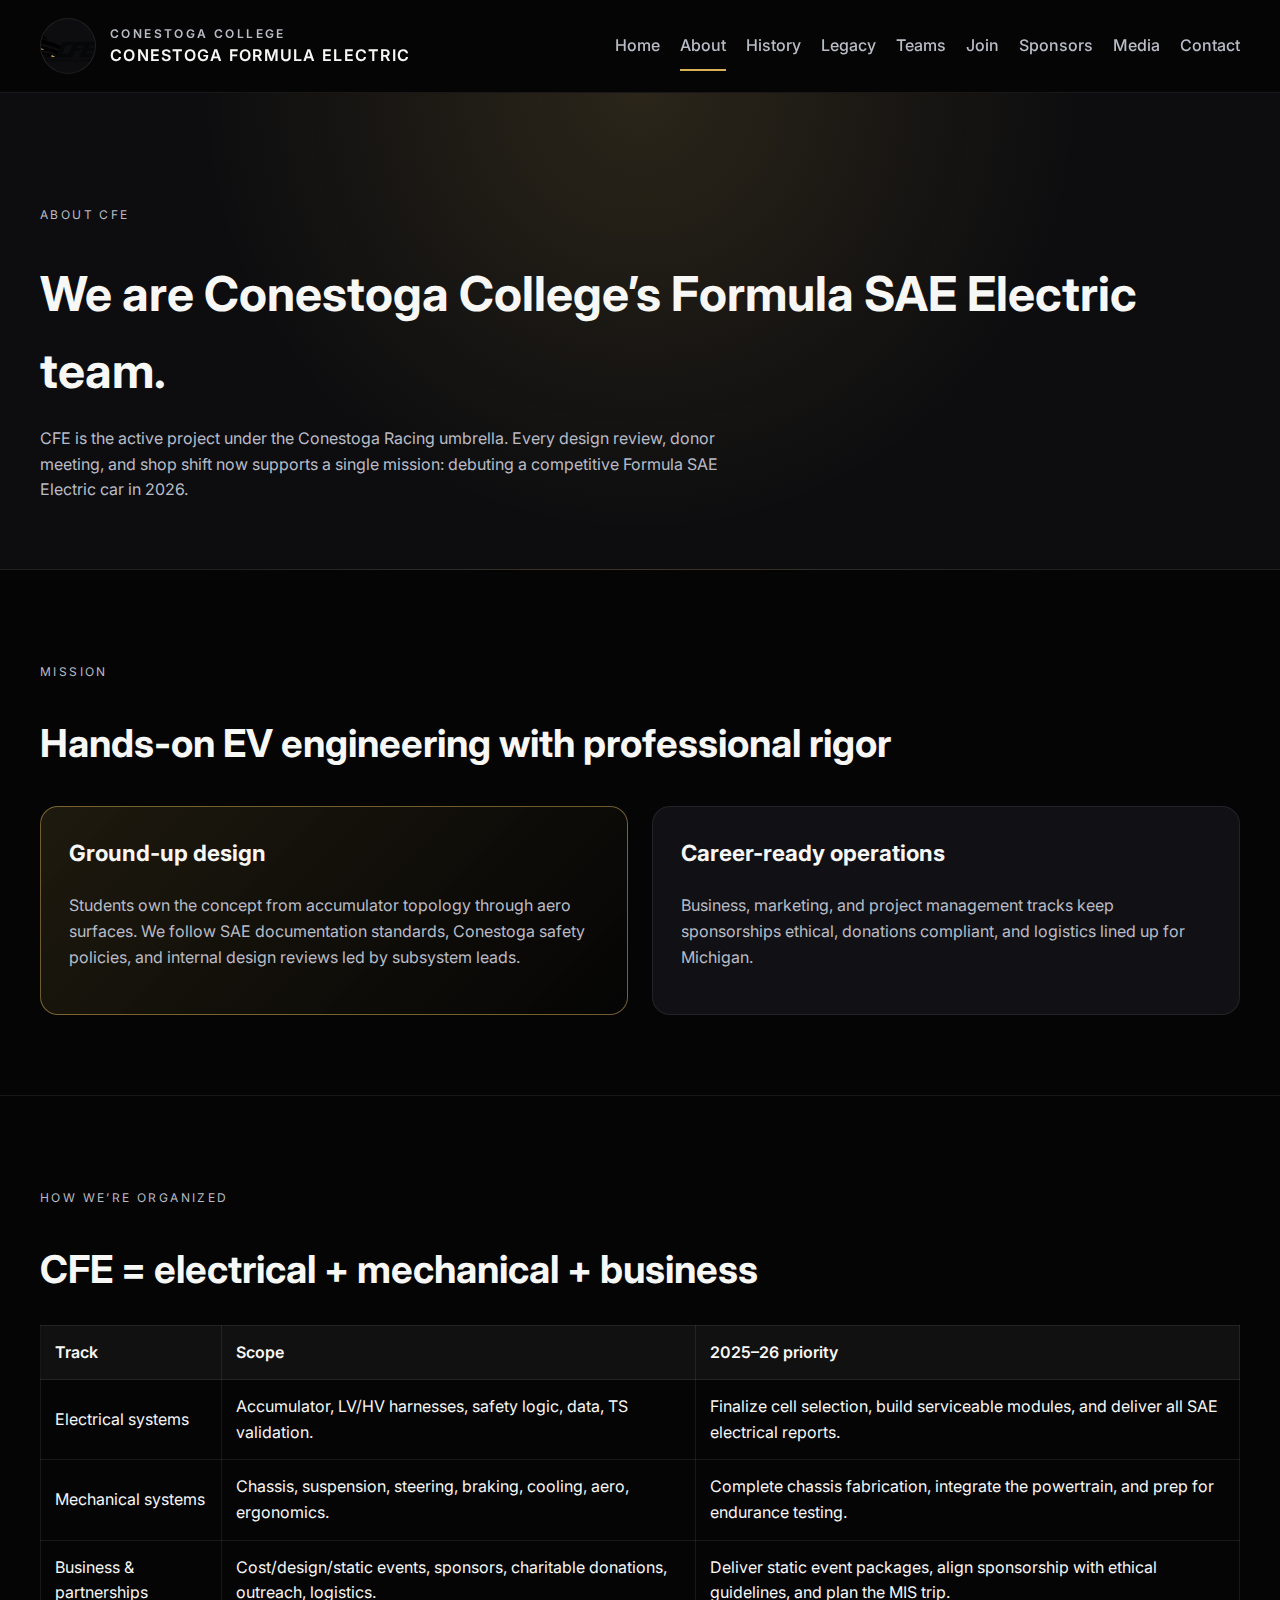
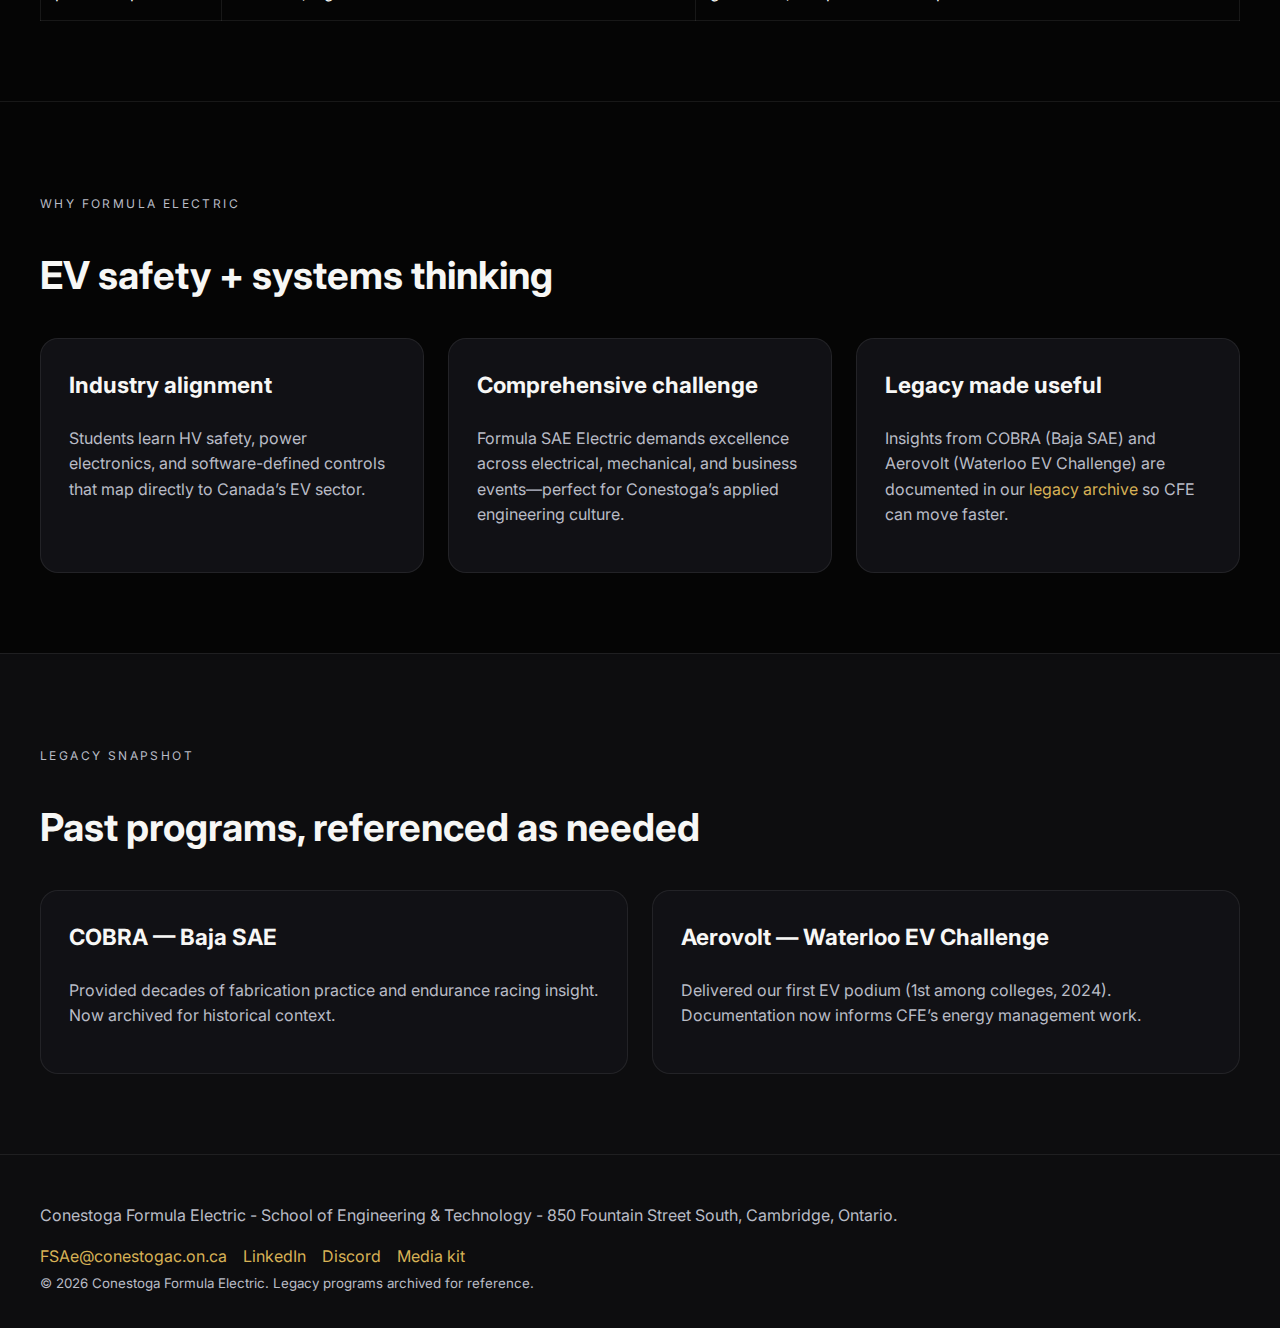
<file: about.html>
﻿<!DOCTYPE html>
<html lang="en">
<head>
    <meta charset="UTF-8">
    <meta name="viewport" content="width=device-width, initial-scale=1.0">
    <meta name="description" content="Learn how Conestoga Formula Electric is organized to deliver a clean-sheet Formula SAE Electric car.">
    <title>About | Conestoga Formula Electric</title>
    <link rel="icon" type="image/png" href="assets/img/logo-2.png">
    <link rel="stylesheet" href="assets/css/style.css">
</head>
<body>
    <header class="site-header">
        <div class="container inner">
            <a class="brand-mark" href="index.html">
                <img src="assets/img/logo-2.png" alt="Conestoga Formula Electric mark">
                <div>
                    <div class="eyebrow">Conestoga College</div>
                    <div>Conestoga Formula Electric</div>
                </div>
            </a>
            <button class="nav-toggle" aria-expanded="false" aria-controls="site-nav">Menu</button>
            <nav class="site-nav" id="site-nav">
                <a href="index.html">Home</a>
                <a href="about.html" class="active">About</a>
                <a href="history.html">History</a>
                <a href="legacy.html">Legacy</a>
                <a href="teams.html">Teams</a>
                <a href="join.html">Join</a>
                <a href="sponsors.html">Sponsors</a>
                <a href="media.html">Media</a>
                <a href="contact.html">Contact</a>
            </nav>
        </div>
    </header>

    <main>
        <section class="page-hero">
            <div class="container">
                <p class="eyebrow">About CFE</p>
                <h1>We are Conestoga College’s Formula SAE Electric team.</h1>
                <p>CFE is the active project under the Conestoga Racing umbrella. Every design review, donor meeting, and shop shift now supports a single mission: debuting a competitive Formula SAE Electric car in 2026.</p>
            </div>
        </section>

        <section class="section">
            <div class="container">
                <p class="eyebrow">Mission</p>
                <h2 class="section-title">Hands-on EV engineering with professional rigor</h2>
                <div class="grid cols-2" style="margin-top:32px;">
                    <article class="card accent">
                        <h3>Ground-up design</h3>
                        <p>Students own the concept from accumulator topology through aero surfaces. We follow SAE documentation standards, Conestoga safety policies, and internal design reviews led by subsystem leads.</p>
                    </article>
                    <article class="card">
                        <h3>Career-ready operations</h3>
                        <p>Business, marketing, and project management tracks keep sponsorships ethical, donations compliant, and logistics lined up for Michigan.</p>
                    </article>
                </div>
            </div>
        </section>

        <section class="section" style="border-top:1px solid var(--border); border-bottom:1px solid var(--border);">
            <div class="container">
                <p class="eyebrow">How we’re organized</p>
                <h2 class="section-title">CFE = electrical + mechanical + business</h2>
                <table class="table">
                    <thead>
                        <tr>
                            <th>Track</th>
                            <th>Scope</th>
                            <th>2025–26 priority</th>
                        </tr>
                    </thead>
                    <tbody>
                        <tr>
                            <td>Electrical systems</td>
                            <td>Accumulator, LV/HV harnesses, safety logic, data, TS validation.</td>
                            <td>Finalize cell selection, build serviceable modules, and deliver all SAE electrical reports.</td>
                        </tr>
                        <tr>
                            <td>Mechanical systems</td>
                            <td>Chassis, suspension, steering, braking, cooling, aero, ergonomics.</td>
                            <td>Complete chassis fabrication, integrate the powertrain, and prep for endurance testing.</td>
                        </tr>
                        <tr>
                            <td>Business & partnerships</td>
                            <td>Cost/design/static events, sponsors, charitable donations, outreach, logistics.</td>
                            <td>Deliver static event packages, align sponsorship with ethical guidelines, and plan the MIS trip.</td>
                        </tr>
                    </tbody>
                </table>
            </div>
        </section>

        <section class="section">
            <div class="container">
                <p class="eyebrow">Why Formula Electric</p>
                <h2 class="section-title">EV safety + systems thinking</h2>
                <div class="grid cols-3" style="margin-top:32px;">
                    <article class="card">
                        <h3>Industry alignment</h3>
                        <p>Students learn HV safety, power electronics, and software-defined controls that map directly to Canada’s EV sector.</p>
                    </article>
                    <article class="card">
                        <h3>Comprehensive challenge</h3>
                        <p>Formula SAE Electric demands excellence across electrical, mechanical, and business events—perfect for Conestoga’s applied engineering culture.</p>
                    </article>
                    <article class="card">
                        <h3>Legacy made useful</h3>
                        <p>Insights from COBRA (Baja SAE) and Aerovolt (Waterloo EV Challenge) are documented in our <a href="legacy.html">legacy archive</a> so CFE can move faster.</p>
                    </article>
                </div>
            </div>
        </section>

        <section class="section" style="background:var(--night); border-top:1px solid var(--border);">
            <div class="container">
                <p class="eyebrow">Legacy snapshot</p>
                <h2 class="section-title">Past programs, referenced as needed</h2>
                <div class="grid cols-2" style="margin-top:32px;">
                    <article class="card">
                        <h3>COBRA — Baja SAE</h3>
                        <p>Provided decades of fabrication practice and endurance racing insight. Now archived for historical context.</p>
                    </article>
                    <article class="card">
                        <h3>Aerovolt — Waterloo EV Challenge</h3>
                        <p>Delivered our first EV podium (1st among colleges, 2024). Documentation now informs CFE’s energy management work.</p>
                    </article>
                </div>
            </div>
        </section>
    </main>

        <footer class="footer">
        <div class="container">
            <p>Conestoga Formula Electric - School of Engineering & Technology - 850 Fountain Street South, Cambridge, Ontario.</p>
            <div class="links">
                <a href="mailto:FSAe@conestogac.on.ca">FSAe@conestogac.on.ca</a>
                <a href="https://www.linkedin.com/company/conestoga-formula-electric-team" target="_blank" rel="noreferrer">LinkedIn</a>
                <a href="https://discord.gg/mWmHHPMWAS" target="_blank" rel="noreferrer">Discord</a>
                <a href="media.html">Media kit</a>
            </div>
            <small>&copy; <span data-year>2025</span> Conestoga Formula Electric. Legacy programs archived for reference.</small>
        </div>
    </footer>
    <script src="assets/js/main.js" defer></script>
</body>
</html>
</file>
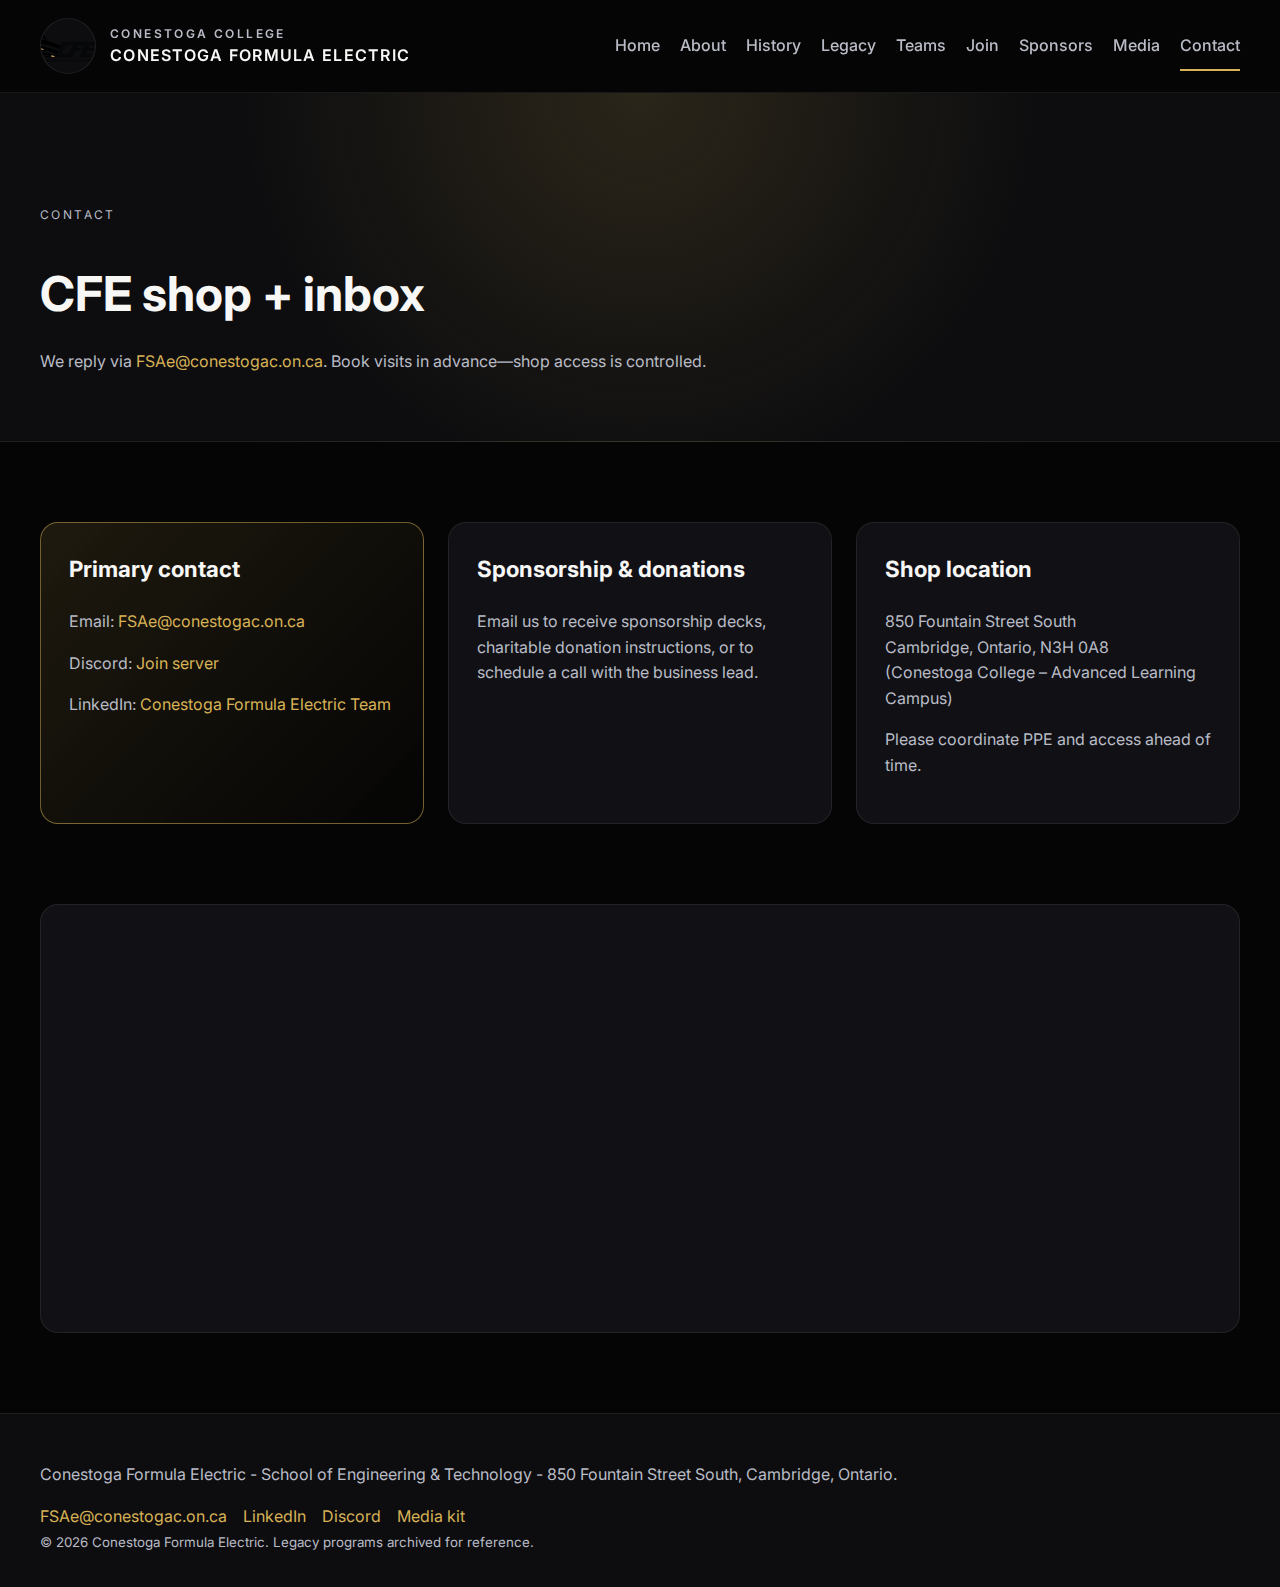
<file: contact.html>
﻿<!DOCTYPE html>
<html lang="en">
<head>
    <meta charset="UTF-8">
    <meta name="viewport" content="width=device-width, initial-scale=1.0">
    <meta name="description" content="Contact Conestoga Formula Electric at 850 Fountain Street South for sponsorships, media, and membership.">
    <title>Contact | Conestoga Formula Electric</title>
    <link rel="icon" type="image/png" href="assets/img/logo-2.png">
    <link rel="stylesheet" href="/style.css">
</head>
<body>
    <header class="site-header">
        <div class="container inner">
            <a class="brand-mark" href="index.html">
                <img src="assets/img/logo-2.png" alt="Conestoga Formula Electric mark">
                <div>
                    <div class="eyebrow">Conestoga College</div>
                    <div>Conestoga Formula Electric</div>
                </div>
            </a>
            <button class="nav-toggle" aria-expanded="false" aria-controls="site-nav">Menu</button>
            <nav class="site-nav" id="site-nav">
                <a href="index.html">Home</a>
                <a href="about.html">About</a>
                <a href="history.html">History</a>
                <a href="legacy.html">Legacy</a>
                <a href="teams.html">Teams</a>
                <a href="join.html">Join</a>
                <a href="sponsors.html">Sponsors</a>
                <a href="media.html">Media</a>
                <a href="contact.html" class="active">Contact</a>
            </nav>
        </div>
    </header>

    <main>
        <section class="page-hero">
            <div class="container">
                <p class="eyebrow">Contact</p>
                <h1>CFE shop + inbox</h1>
                <p>We reply via <a href="mailto:FSAe@conestogac.on.ca">FSAe@conestogac.on.ca</a>. Book visits in advance—shop access is controlled.</p>
            </div>
        </section>

        <section class="section">
            <div class="container">
                <div class="contact-grid">
                    <article class="card accent">
                        <h3>Primary contact</h3>
                        <p>Email: <a href="mailto:FSAe@conestogac.on.ca">FSAe@conestogac.on.ca</a></p>
                        <p>Discord: <a href="https://discord.gg/mWmHHPMWAS" target="_blank" rel="noreferrer">Join server</a></p>
                        <p>LinkedIn: <a href="https://www.linkedin.com/company/conestoga-formula-electric-team" target="_blank" rel="noreferrer">Conestoga Formula Electric Team</a></p>
                    </article>
                    <article class="card">
                        <h3>Sponsorship & donations</h3>
                        <p>Email us to receive sponsorship decks, charitable donation instructions, or to schedule a call with the business lead.</p>
                    </article>
                    <article class="card">
                        <h3>Shop location</h3>
                        <p>850 Fountain Street South<br>Cambridge, Ontario, N3H 0A8<br>(Conestoga College – Advanced Learning Campus)</p>
                        <p>Please coordinate PPE and access ahead of time.</p>
                    </article>
                </div>
            </div>
        </section>

        <section class="section" style="padding-top:0;">
            <div class="container">
                <div class="card" style="padding:0; overflow:hidden;">
                    <iframe src="https://www.google.com/maps?q=850+Fountain+Street+South,+Cambridge,+Ontario&output=embed" width="100%" height="420" style="border:0;" allowfullscreen loading="lazy" referrerpolicy="no-referrer-when-downgrade" title="Map showing 850 Fountain Street South, Cambridge"></iframe>
                </div>
            </div>
        </section>
    </main>

        <footer class="footer">
        <div class="container">
            <p>Conestoga Formula Electric - School of Engineering & Technology - 850 Fountain Street South, Cambridge, Ontario.</p>
            <div class="links">
                <a href="mailto:FSAe@conestogac.on.ca">FSAe@conestogac.on.ca</a>
                <a href="https://www.linkedin.com/company/conestoga-formula-electric-team" target="_blank" rel="noreferrer">LinkedIn</a>
                <a href="https://discord.gg/mWmHHPMWAS" target="_blank" rel="noreferrer">Discord</a>
                <a href="media.html">Media kit</a>
            </div>
            <small>&copy; <span data-year>2025</span> Conestoga Formula Electric. Legacy programs archived for reference.</small>
        </div>
    </footer>
    <script src="assets/js/main.js" defer></script>
</body>
</html>
</file>
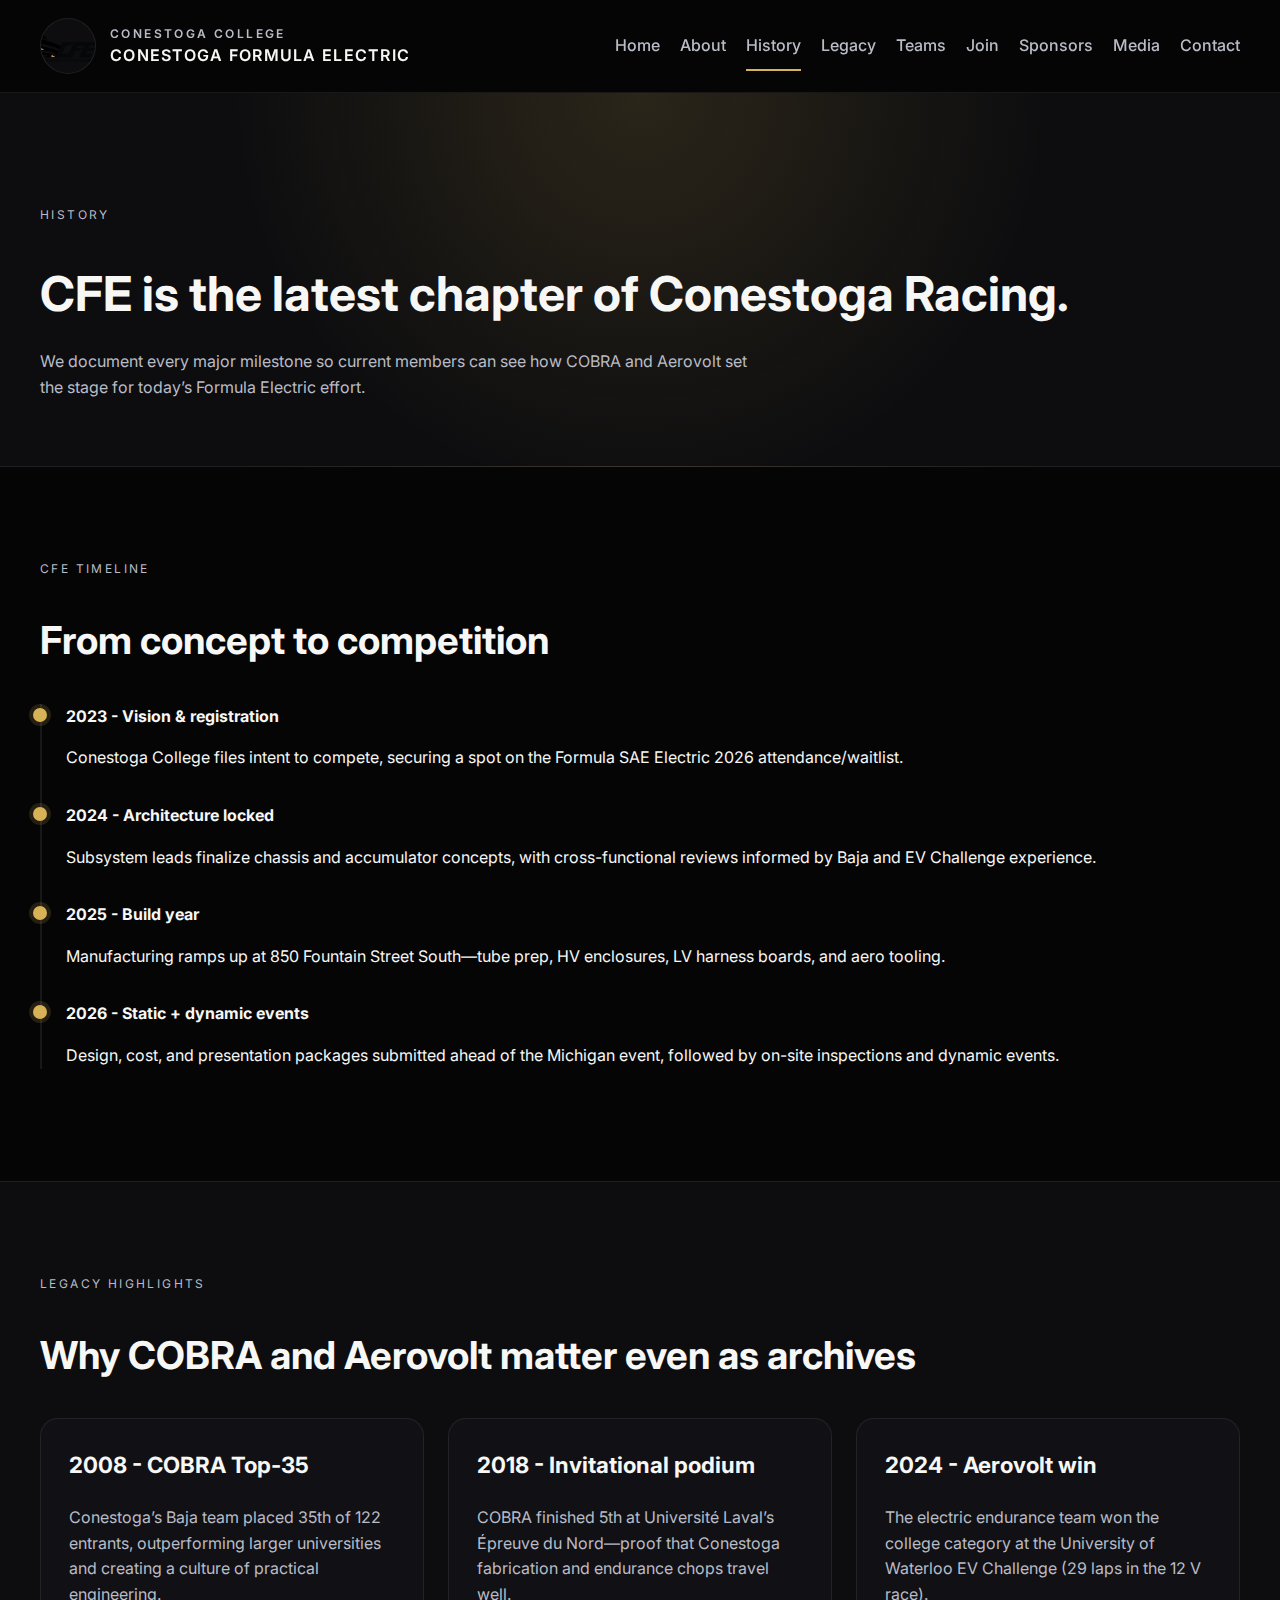
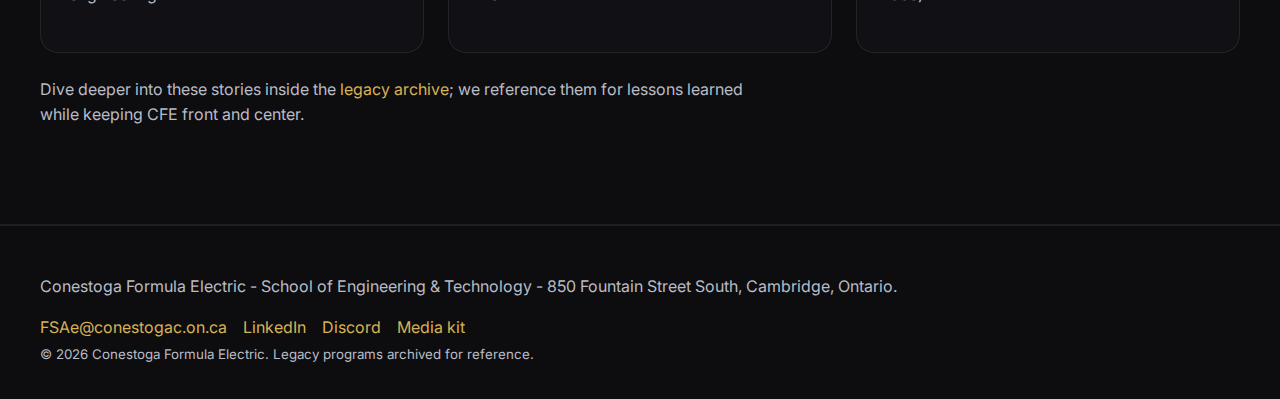
<file: history.html>
﻿<!DOCTYPE html>
<html lang="en">
<head>
    <meta charset="UTF-8">
    <meta name="viewport" content="width=device-width, initial-scale=1.0">
    <meta name="description" content="Key milestones that led Conestoga Formula Electric to the 2026 Formula SAE Electric program.">
    <title>History & Results | Conestoga Formula Electric</title>
    <link rel="icon" type="image/png" href="assets/img/logo-2.png">
    <link rel="stylesheet" href="./style.css">
</head>
<body>
    <header class="site-header">
        <div class="container inner">
            <a class="brand-mark" href="index.html">
                <img src="assets/img/logo-2.png" alt="Conestoga Formula Electric mark">
                <div>
                    <div class="eyebrow">Conestoga College</div>
                    <div>Conestoga Formula Electric</div>
                </div>
            </a>
            <button class="nav-toggle" aria-expanded="false" aria-controls="site-nav">Menu</button>
            <nav class="site-nav" id="site-nav">
                <a href="index.html">Home</a>
                <a href="about.html">About</a>
                <a href="history.html" class="active">History</a>
                <a href="legacy.html">Legacy</a>
                <a href="teams.html">Teams</a>
                <a href="join.html">Join</a>
                <a href="sponsors.html">Sponsors</a>
                <a href="media.html">Media</a>
                <a href="contact.html">Contact</a>
            </nav>
        </div>
    </header>

    <main>
        <section class="page-hero">
            <div class="container">
                <p class="eyebrow">History</p>
                <h1>CFE is the latest chapter of Conestoga Racing.</h1>
                <p>We document every major milestone so current members can see how COBRA and Aerovolt set the stage for today’s Formula Electric effort.</p>
            </div>
        </section>

        <section class="section">
            <div class="container">
                <p class="eyebrow">CFE timeline</p>
                <h2 class="section-title">From concept to competition</h2>
                <div class="timeline">
                    <article class="timeline-item">
                        <h4>2023 - Vision & registration</h4>
                        <p>Conestoga College files intent to compete, securing a spot on the Formula SAE Electric 2026 attendance/waitlist.</p>
                    </article>
                    <article class="timeline-item">
                        <h4>2024 - Architecture locked</h4>
                        <p>Subsystem leads finalize chassis and accumulator concepts, with cross-functional reviews informed by Baja and EV Challenge experience.</p>
                    </article>
                    <article class="timeline-item">
                        <h4>2025 - Build year</h4>
                        <p>Manufacturing ramps up at 850 Fountain Street South—tube prep, HV enclosures, LV harness boards, and aero tooling.</p>
                    </article>
                    <article class="timeline-item">
                        <h4>2026 - Static + dynamic events</h4>
                        <p>Design, cost, and presentation packages submitted ahead of the Michigan event, followed by on-site inspections and dynamic events.</p>
                    </article>
                </div>
            </div>
        </section>

        <section class="section" style="background:var(--night); border-top:1px solid var(--border); border-bottom:1px solid var(--border);">
            <div class="container">
                <p class="eyebrow">Legacy highlights</p>
                <h2 class="section-title">Why COBRA and Aerovolt matter even as archives</h2>
                <div class="grid cols-3" style="margin-top:32px;">
                    <article class="card">
                        <h3>2008 - COBRA Top-35</h3>
                        <p>Conestoga’s Baja team placed 35th of 122 entrants, outperforming larger universities and creating a culture of practical engineering.</p>
                    </article>
                    <article class="card">
                        <h3>2018 - Invitational podium</h3>
                        <p>COBRA finished 5th at Université Laval’s Épreuve du Nord—proof that Conestoga fabrication and endurance chops travel well.</p>
                    </article>
                    <article class="card">
                        <h3>2024 - Aerovolt win</h3>
                        <p>The electric endurance team won the college category at the University of Waterloo EV Challenge (29 laps in the 12 V race).</p>
                    </article>
                </div>
                <p class="section-lede" style="margin-top:24px;">Dive deeper into these stories inside the <a href="legacy.html">legacy archive</a>; we reference them for lessons learned while keeping CFE front and center.</p>
            </div>
        </section>
    </main>

        <footer class="footer">
        <div class="container">
            <p>Conestoga Formula Electric - School of Engineering & Technology - 850 Fountain Street South, Cambridge, Ontario.</p>
            <div class="links">
                <a href="mailto:FSAe@conestogac.on.ca">FSAe@conestogac.on.ca</a>
                <a href="https://www.linkedin.com/company/conestoga-formula-electric-team" target="_blank" rel="noreferrer">LinkedIn</a>
                <a href="https://discord.gg/mWmHHPMWAS" target="_blank" rel="noreferrer">Discord</a>
                <a href="media.html">Media kit</a>
            </div>
            <small>&copy; <span data-year>2025</span> Conestoga Formula Electric. Legacy programs archived for reference.</small>
        </div>
    </footer>
    <script src="assets/js/main.js" defer></script>
</body>
</html>
</file>
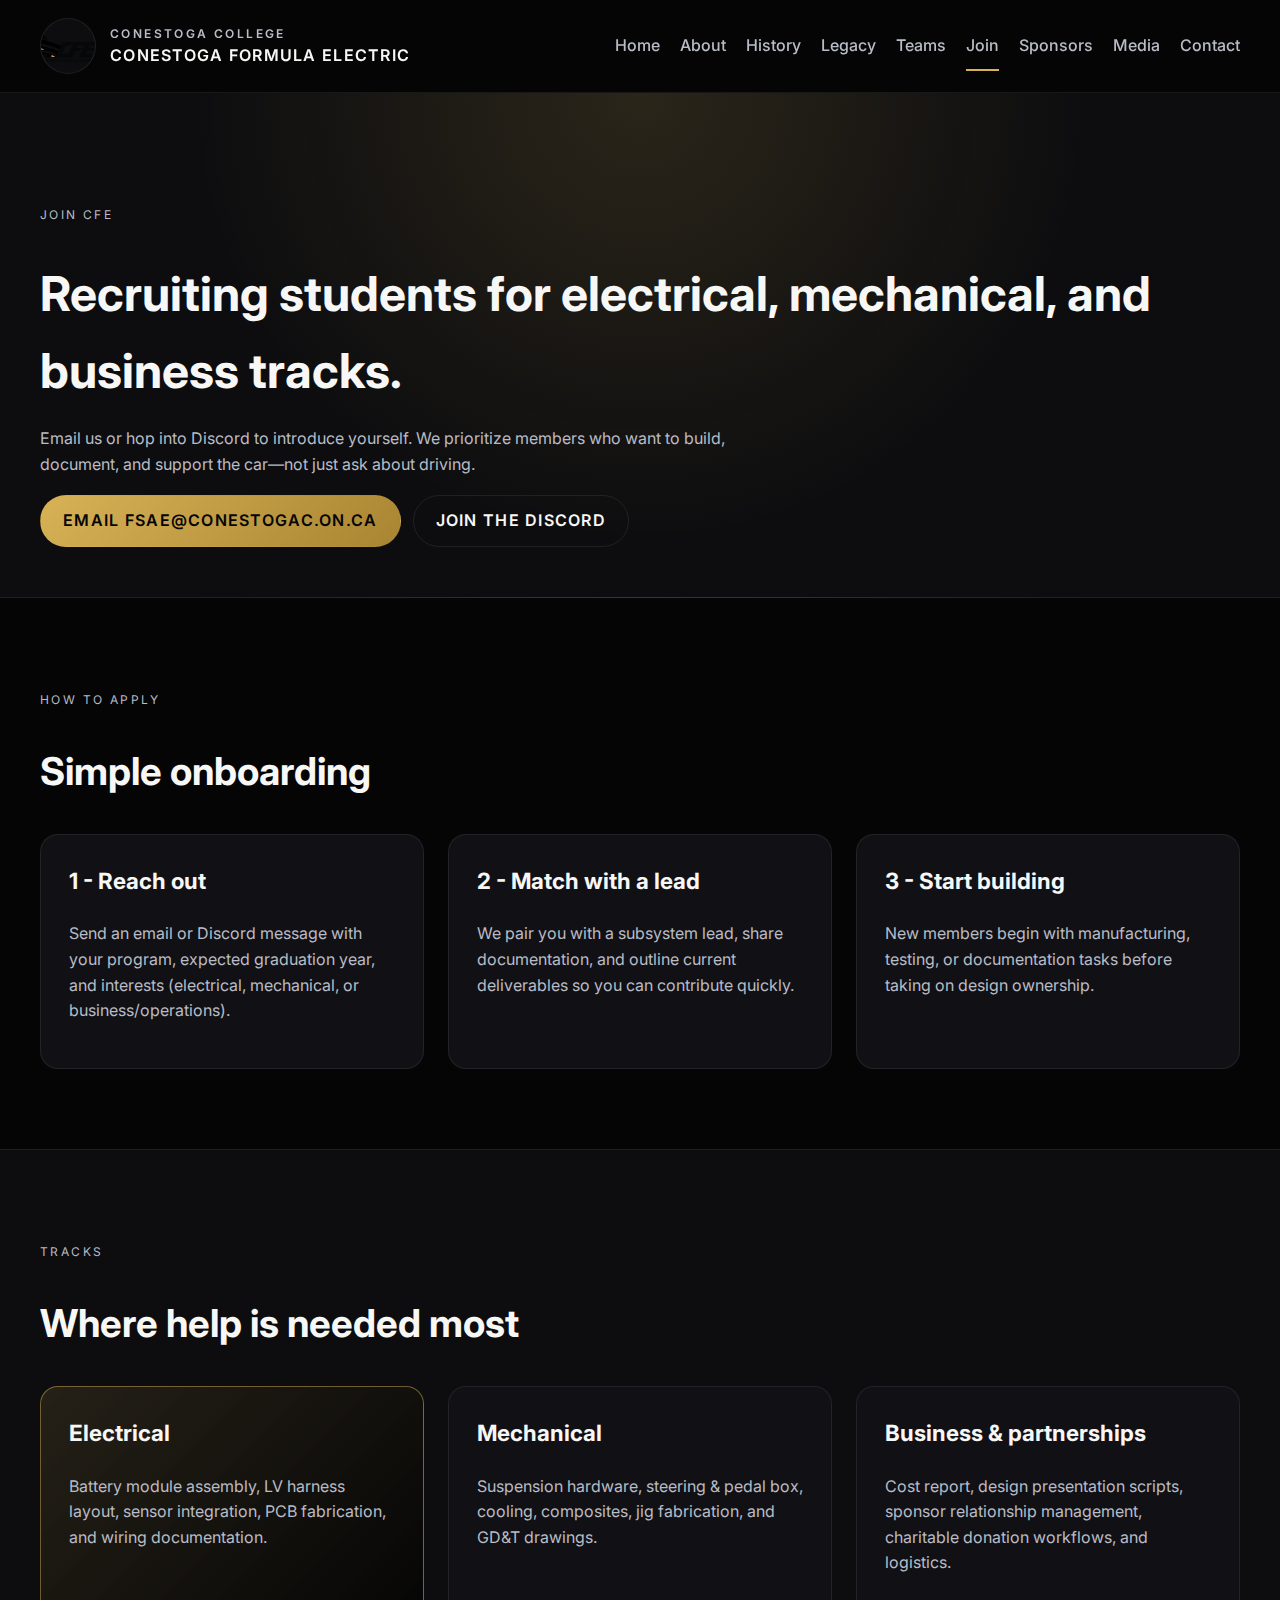
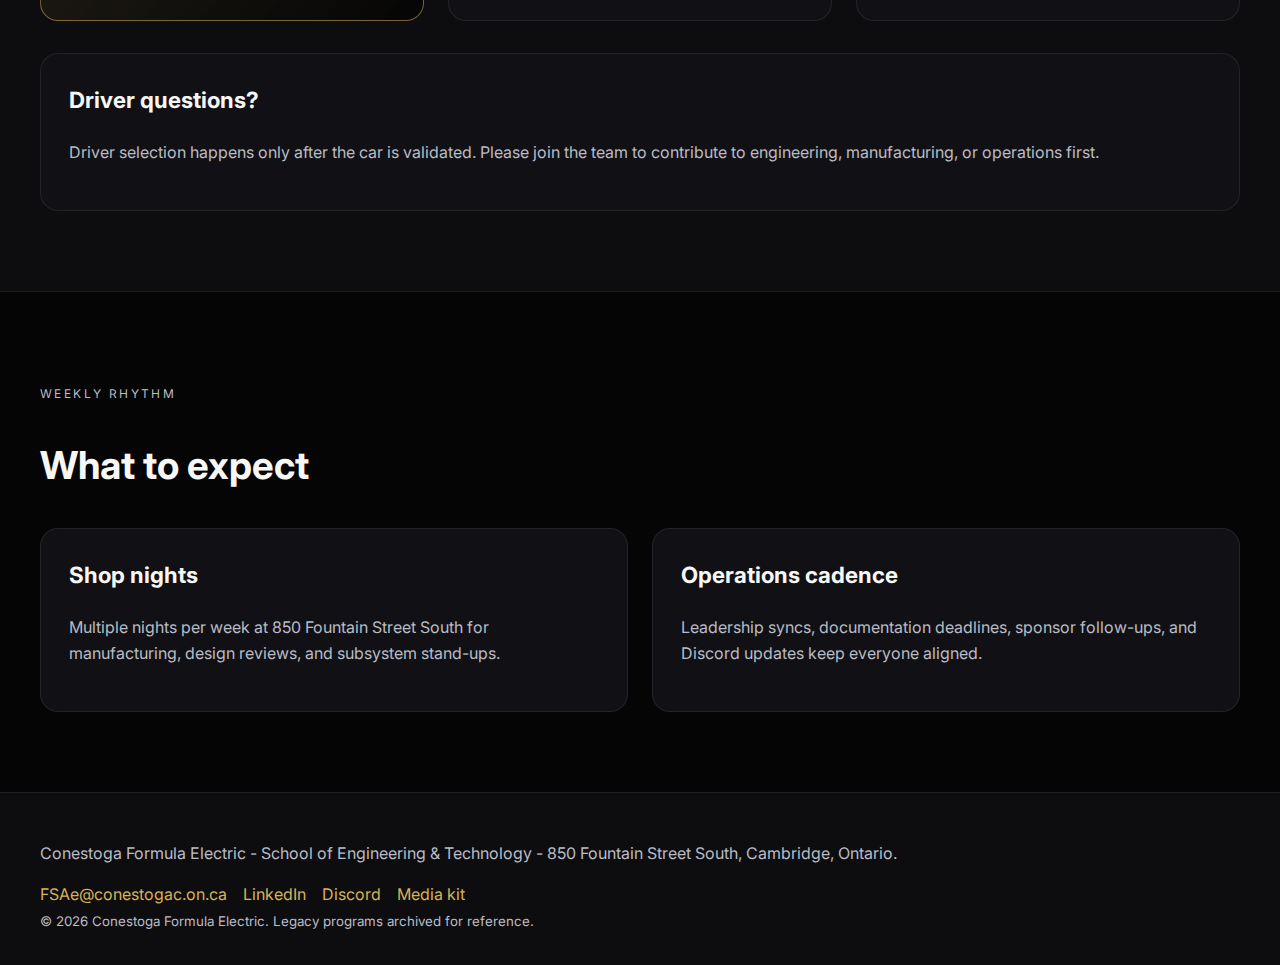
<file: join.html>
﻿<!DOCTYPE html>
<html lang="en">
<head>
    <meta charset="UTF-8">
    <meta name="viewport" content="width=device-width, initial-scale=1.0">
    <meta name="description" content="Apply to Conestoga Formula Electric via email or Discord to join electrical, mechanical, or business tracks.">
    <title>Join | Conestoga Formula Electric</title>
    <link rel="icon" type="image/png" href="assets/img/logo-2.png">
    <link rel="stylesheet" href="/style.css">
</head>
<body>
    <header class="site-header">
        <div class="container inner">
            <a class="brand-mark" href="index.html">
                <img src="assets/img/logo-2.png" alt="Conestoga Formula Electric mark">
                <div>
                    <div class="eyebrow">Conestoga College</div>
                    <div>Conestoga Formula Electric</div>
                </div>
            </a>
            <button class="nav-toggle" aria-expanded="false" aria-controls="site-nav">Menu</button>
            <nav class="site-nav" id="site-nav">
                <a href="index.html">Home</a>
                <a href="about.html">About</a>
                <a href="history.html">History</a>
                <a href="legacy.html">Legacy</a>
                <a href="teams.html">Teams</a>
                <a href="join.html" class="active">Join</a>
                <a href="sponsors.html">Sponsors</a>
                <a href="media.html">Media</a>
                <a href="contact.html">Contact</a>
            </nav>
        </div>
    </header>

    <main>
        <section class="page-hero">
            <div class="container">
                <p class="eyebrow">Join CFE</p>
                <h1>Recruiting students for electrical, mechanical, and business tracks.</h1>
                <p>Email us or hop into Discord to introduce yourself. We prioritize members who want to build, document, and support the car—not just ask about driving.</p>
                <div class="cta-group" style="margin-top:18px;">
                    <a class="btn gold" href="mailto:FSAe@conestogac.on.ca">Email FSAe@conestogac.on.ca</a>
                    <a class="btn ghost" href="https://discord.gg/mWmHHPMWAS" target="_blank" rel="noreferrer">Join the Discord</a>
                </div>
            </div>
        </section>

        <section class="section">
            <div class="container">
                <p class="eyebrow">How to apply</p>
                <h2 class="section-title">Simple onboarding</h2>
                <div class="grid cols-3" style="margin-top:32px;">
                    <article class="card">
                        <h3>1 - Reach out</h3>
                        <p>Send an email or Discord message with your program, expected graduation year, and interests (electrical, mechanical, or business/operations).</p>
                    </article>
                    <article class="card">
                        <h3>2 - Match with a lead</h3>
                        <p>We pair you with a subsystem lead, share documentation, and outline current deliverables so you can contribute quickly.</p>
                    </article>
                    <article class="card">
                        <h3>3 - Start building</h3>
                        <p>New members begin with manufacturing, testing, or documentation tasks before taking on design ownership.</p>
                    </article>
                </div>
            </div>
        </section>

        <section class="section" style="background:var(--night); border-top:1px solid var(--border); border-bottom:1px solid var(--border);">
            <div class="container">
                <p class="eyebrow">Tracks</p>
                <h2 class="section-title">Where help is needed most</h2>
                <div class="grid cols-3" style="margin-top:32px;">
                    <article class="card accent">
                        <h3>Electrical</h3>
                        <p>Battery module assembly, LV harness layout, sensor integration, PCB fabrication, and wiring documentation.</p>
                    </article>
                    <article class="card">
                        <h3>Mechanical</h3>
                        <p>Suspension hardware, steering & pedal box, cooling, composites, jig fabrication, and GD&T drawings.</p>
                    </article>
                    <article class="card">
                        <h3>Business & partnerships</h3>
                        <p>Cost report, design presentation scripts, sponsor relationship management, charitable donation workflows, and logistics.</p>
                    </article>
                </div>
                <div class="card" style="margin-top:32px;">
                    <h3>Driver questions?</h3>
                    <p>Driver selection happens only after the car is validated. Please join the team to contribute to engineering, manufacturing, or operations first.</p>
                </div>
            </div>
        </section>

        <section class="section">
            <div class="container">
                <p class="eyebrow">Weekly rhythm</p>
                <h2 class="section-title">What to expect</h2>
                <div class="grid cols-2" style="margin-top:32px;">
                    <article class="card">
                        <h3>Shop nights</h3>
                        <p>Multiple nights per week at 850 Fountain Street South for manufacturing, design reviews, and subsystem stand-ups.</p>
                    </article>
                    <article class="card">
                        <h3>Operations cadence</h3>
                        <p>Leadership syncs, documentation deadlines, sponsor follow-ups, and Discord updates keep everyone aligned.</p>
                    </article>
                </div>
            </div>
        </section>
    </main>

        <footer class="footer">
        <div class="container">
            <p>Conestoga Formula Electric - School of Engineering & Technology - 850 Fountain Street South, Cambridge, Ontario.</p>
            <div class="links">
                <a href="mailto:FSAe@conestogac.on.ca">FSAe@conestogac.on.ca</a>
                <a href="https://www.linkedin.com/company/conestoga-formula-electric-team" target="_blank" rel="noreferrer">LinkedIn</a>
                <a href="https://discord.gg/mWmHHPMWAS" target="_blank" rel="noreferrer">Discord</a>
                <a href="media.html">Media kit</a>
            </div>
            <small>&copy; <span data-year>2025</span> Conestoga Formula Electric. Legacy programs archived for reference.</small>
        </div>
    </footer>
    <script src="assets/js/main.js" defer></script>
</body>
</html>
</file>
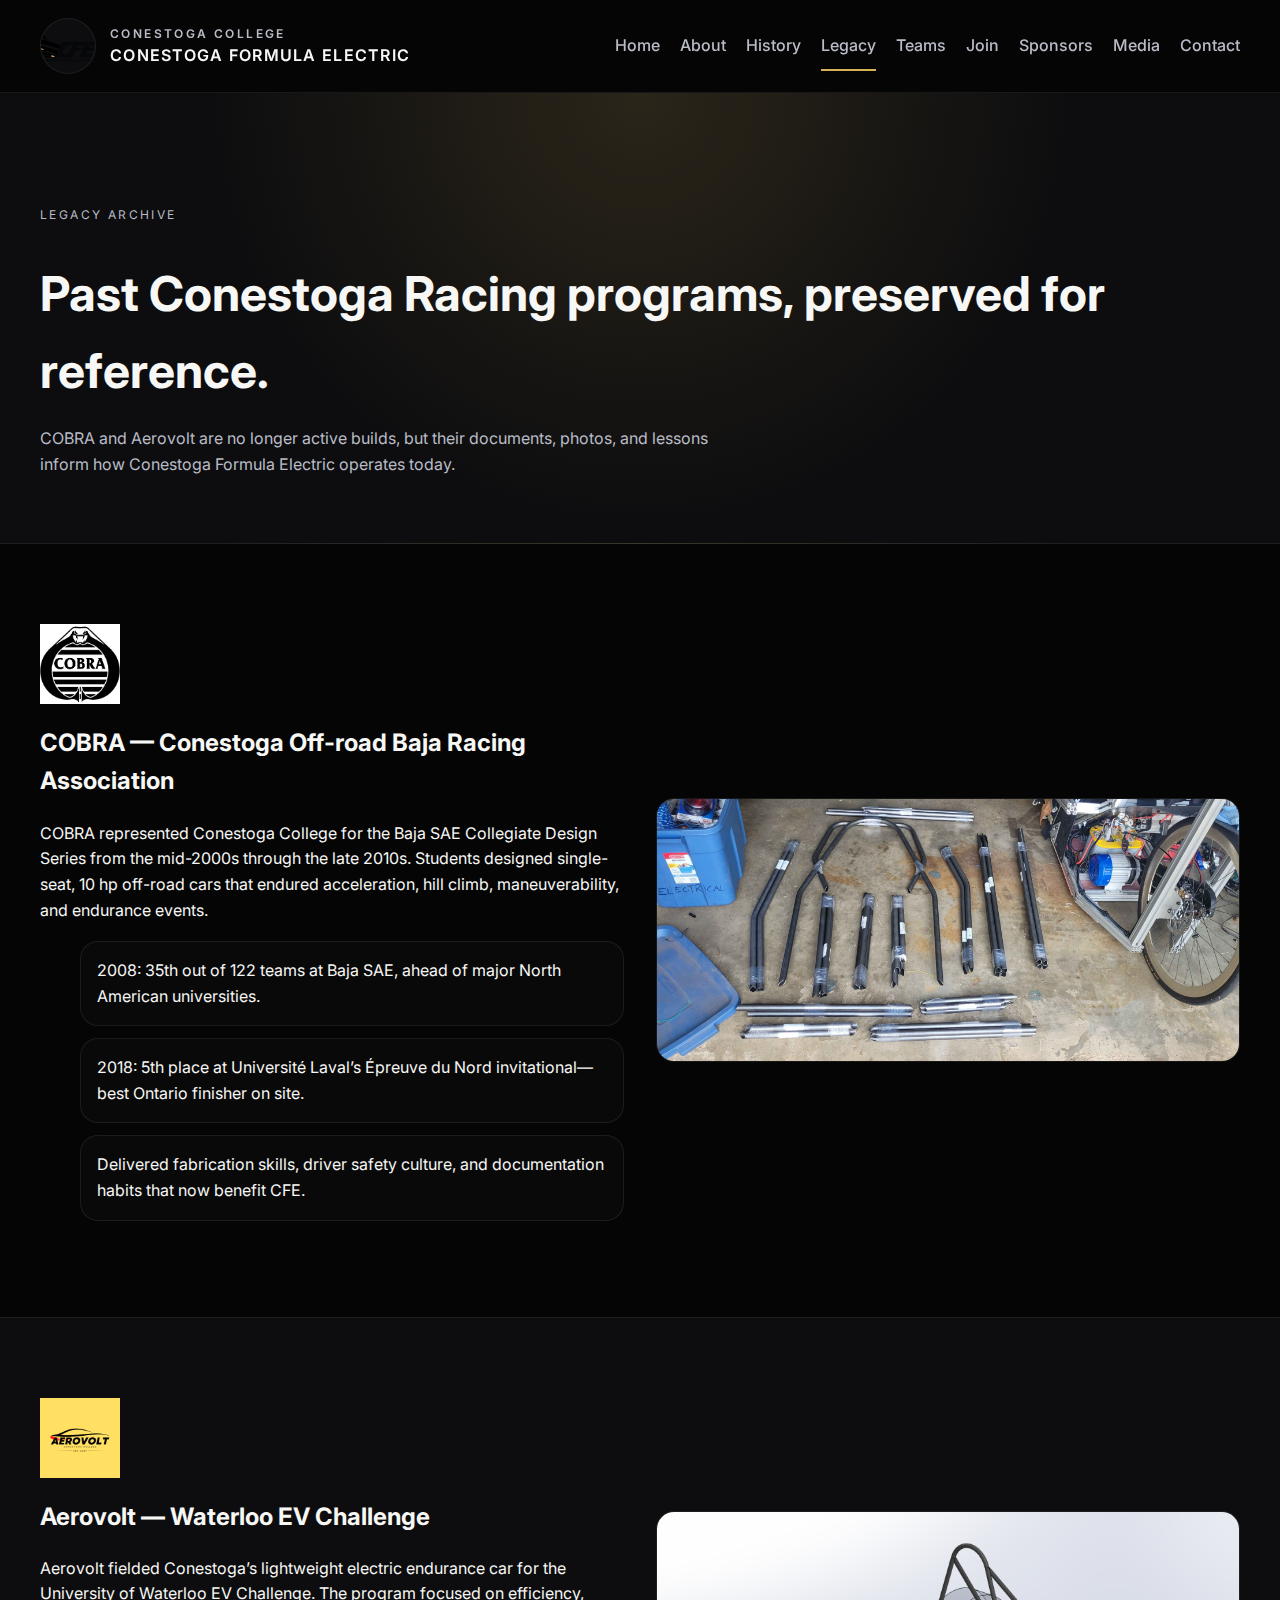
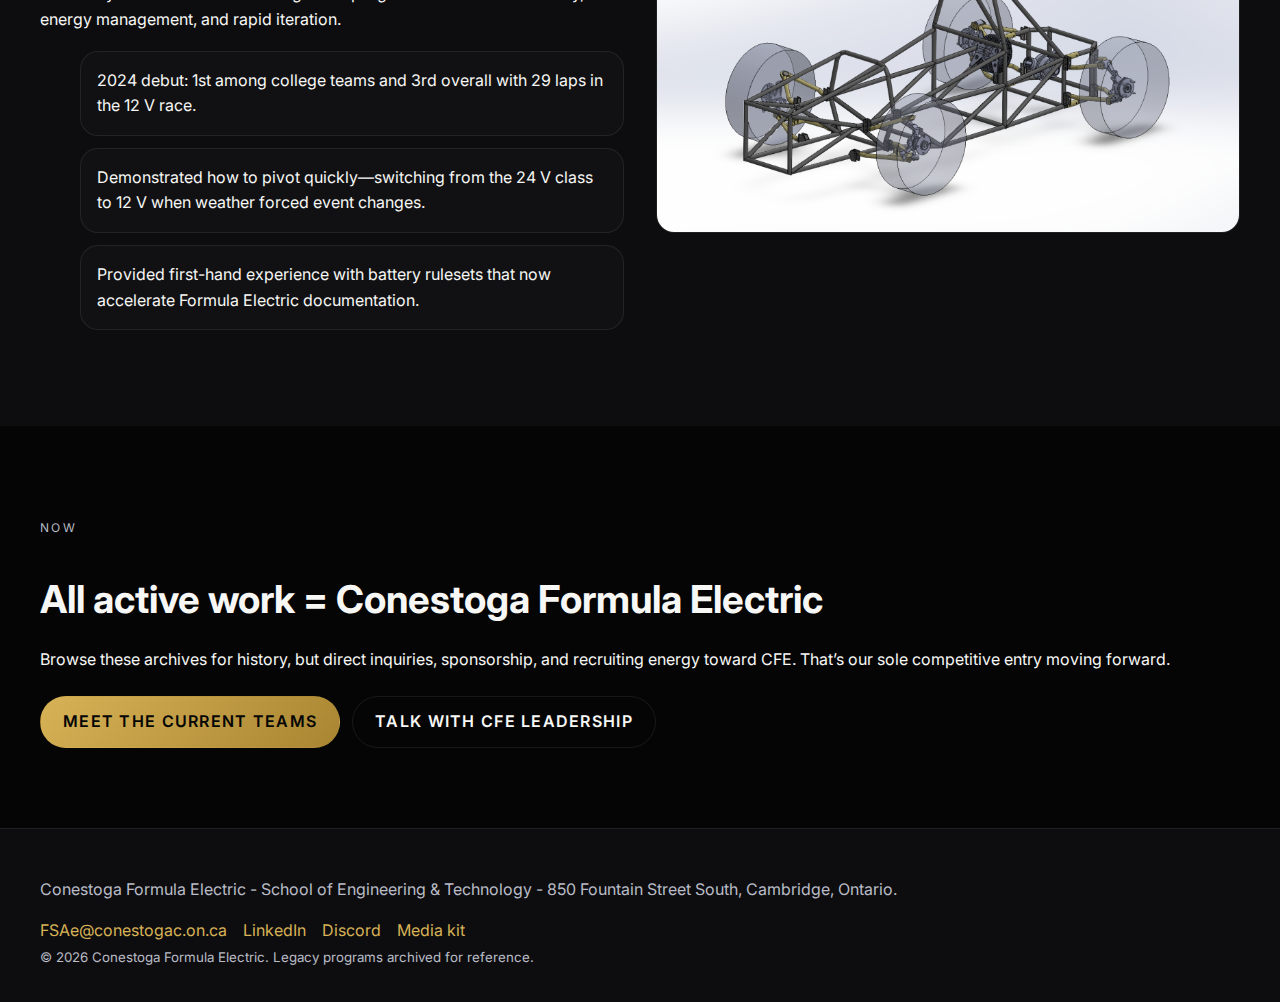
<file: legacy.html>
﻿<!DOCTYPE html>
<html lang="en">
<head>
    <meta charset="UTF-8">
    <meta name="viewport" content="width=device-width, initial-scale=1.0">
    <meta name="description" content="Archive of Conestoga Racing legacy programs: COBRA Baja SAE and Aerovolt Waterloo EV Challenge.">
    <title>Legacy | Conestoga Formula Electric</title>
    <link rel="icon" type="image/png" href="assets/img/logo-2.png">
    <link rel="stylesheet" href="./style.css">
</head>
<body>
    <header class="site-header">
        <div class="container inner">
            <a class="brand-mark" href="index.html">
                <img src="assets/img/logo-2.png" alt="Conestoga Formula Electric mark">
                <div>
                    <div class="eyebrow">Conestoga College</div>
                    <div>Conestoga Formula Electric</div>
                </div>
            </a>
            <button class="nav-toggle" aria-expanded="false" aria-controls="site-nav">Menu</button>
            <nav class="site-nav" id="site-nav">
                <a href="index.html">Home</a>
                <a href="about.html">About</a>
                <a href="history.html">History</a>
                <a href="legacy.html" class="active">Legacy</a>
                <a href="teams.html">Teams</a>
                <a href="join.html">Join</a>
                <a href="sponsors.html">Sponsors</a>
                <a href="media.html">Media</a>
                <a href="contact.html">Contact</a>
            </nav>
        </div>
    </header>

    <main>
        <section class="page-hero">
            <div class="container">
                <p class="eyebrow">Legacy archive</p>
                <h1>Past Conestoga Racing programs, preserved for reference.</h1>
                <p>COBRA and Aerovolt are no longer active builds, but their documents, photos, and lessons inform how Conestoga Formula Electric operates today.</p>
            </div>
        </section>

        <section id="cobra" class="section">
            <div class="container">
                <div class="grid cols-2" style="gap:32px; align-items:center;">
                    <div>
                        <img src="assets/img/logo-cobra.png" alt="COBRA Baja team logo" style="height:80px; margin-bottom:18px;">
                        <h2>COBRA — Conestoga Off-road Baja Racing Association</h2>
                        <p>COBRA represented Conestoga College for the Baja SAE Collegiate Design Series from the mid-2000s through the late 2010s. Students designed single-seat, 10 hp off-road cars that endured acceleration, hill climb, maneuverability, and endurance events.</p>
                        <ul class="highlight-list">
                            <li>2008: 35th out of 122 teams at Baja SAE, ahead of major North American universities.</li>
                            <li>2018: 5th place at Université Laval’s Épreuve du Nord invitational—best Ontario finisher on site.</li>
                            <li>Delivered fabrication skills, driver safety culture, and documentation habits that now benefit CFE.</li>
                        </ul>
                    </div>
                    <div>
                        <img src="assets/img/shop.jpg" alt="Historic COBRA fabrication inside the Conestoga shop" style="border-radius:var(--radius); border:1px solid var(--border);">
                    </div>
                </div>
            </div>
        </section>

        <section id="aerovolt" class="section" style="background:var(--night); border-top:1px solid var(--border);">
            <div class="container">
                <div class="grid cols-2" style="gap:32px; align-items:center;">
                    <div>
                        <img src="assets/img/logo-1.png" alt="Aerovolt program logo" style="height:80px; margin-bottom:18px;">
                        <h2>Aerovolt — Waterloo EV Challenge</h2>
                        <p>Aerovolt fielded Conestoga’s lightweight electric endurance car for the University of Waterloo EV Challenge. The program focused on efficiency, energy management, and rapid iteration.</p>
                        <ul class="highlight-list">
                            <li>2024 debut: 1st among college teams and 3rd overall with 29 laps in the 12 V race.</li>
                            <li>Demonstrated how to pivot quickly—switching from the 24 V class to 12 V when weather forced event changes.</li>
                            <li>Provided first-hand experience with battery rulesets that now accelerate Formula Electric documentation.</li>
                        </ul>
                    </div>
                    <div>
                        <img src="assets/img/dashboard.png" alt="Aerovolt telemetry view" style="border-radius:var(--radius); border:1px solid var(--border);">
                    </div>
                </div>
            </div>
        </section>

        <section class="section">
            <div class="container">
                <p class="eyebrow">Now</p>
                <h2 class="section-title">All active work = Conestoga Formula Electric</h2>
                <p>Browse these archives for history, but direct inquiries, sponsorship, and recruiting energy toward CFE. That’s our sole competitive entry moving forward.</p>
                <div class="cta-group" style="margin-top:24px;">
                    <a class="btn gold" href="teams.html">Meet the current teams</a>
                    <a class="btn ghost" href="mailto:FSAe@conestogac.on.ca">Talk with CFE leadership</a>
                </div>
            </div>
        </section>
    </main>

        <footer class="footer">
        <div class="container">
            <p>Conestoga Formula Electric - School of Engineering & Technology - 850 Fountain Street South, Cambridge, Ontario.</p>
            <div class="links">
                <a href="mailto:FSAe@conestogac.on.ca">FSAe@conestogac.on.ca</a>
                <a href="https://www.linkedin.com/company/conestoga-formula-electric-team" target="_blank" rel="noreferrer">LinkedIn</a>
                <a href="https://discord.gg/mWmHHPMWAS" target="_blank" rel="noreferrer">Discord</a>
                <a href="media.html">Media kit</a>
            </div>
            <small>&copy; <span data-year>2025</span> Conestoga Formula Electric. Legacy programs archived for reference.</small>
        </div>
    </footer>
    <script src="assets/js/main.js" defer></script>
</body>
</html>
</file>
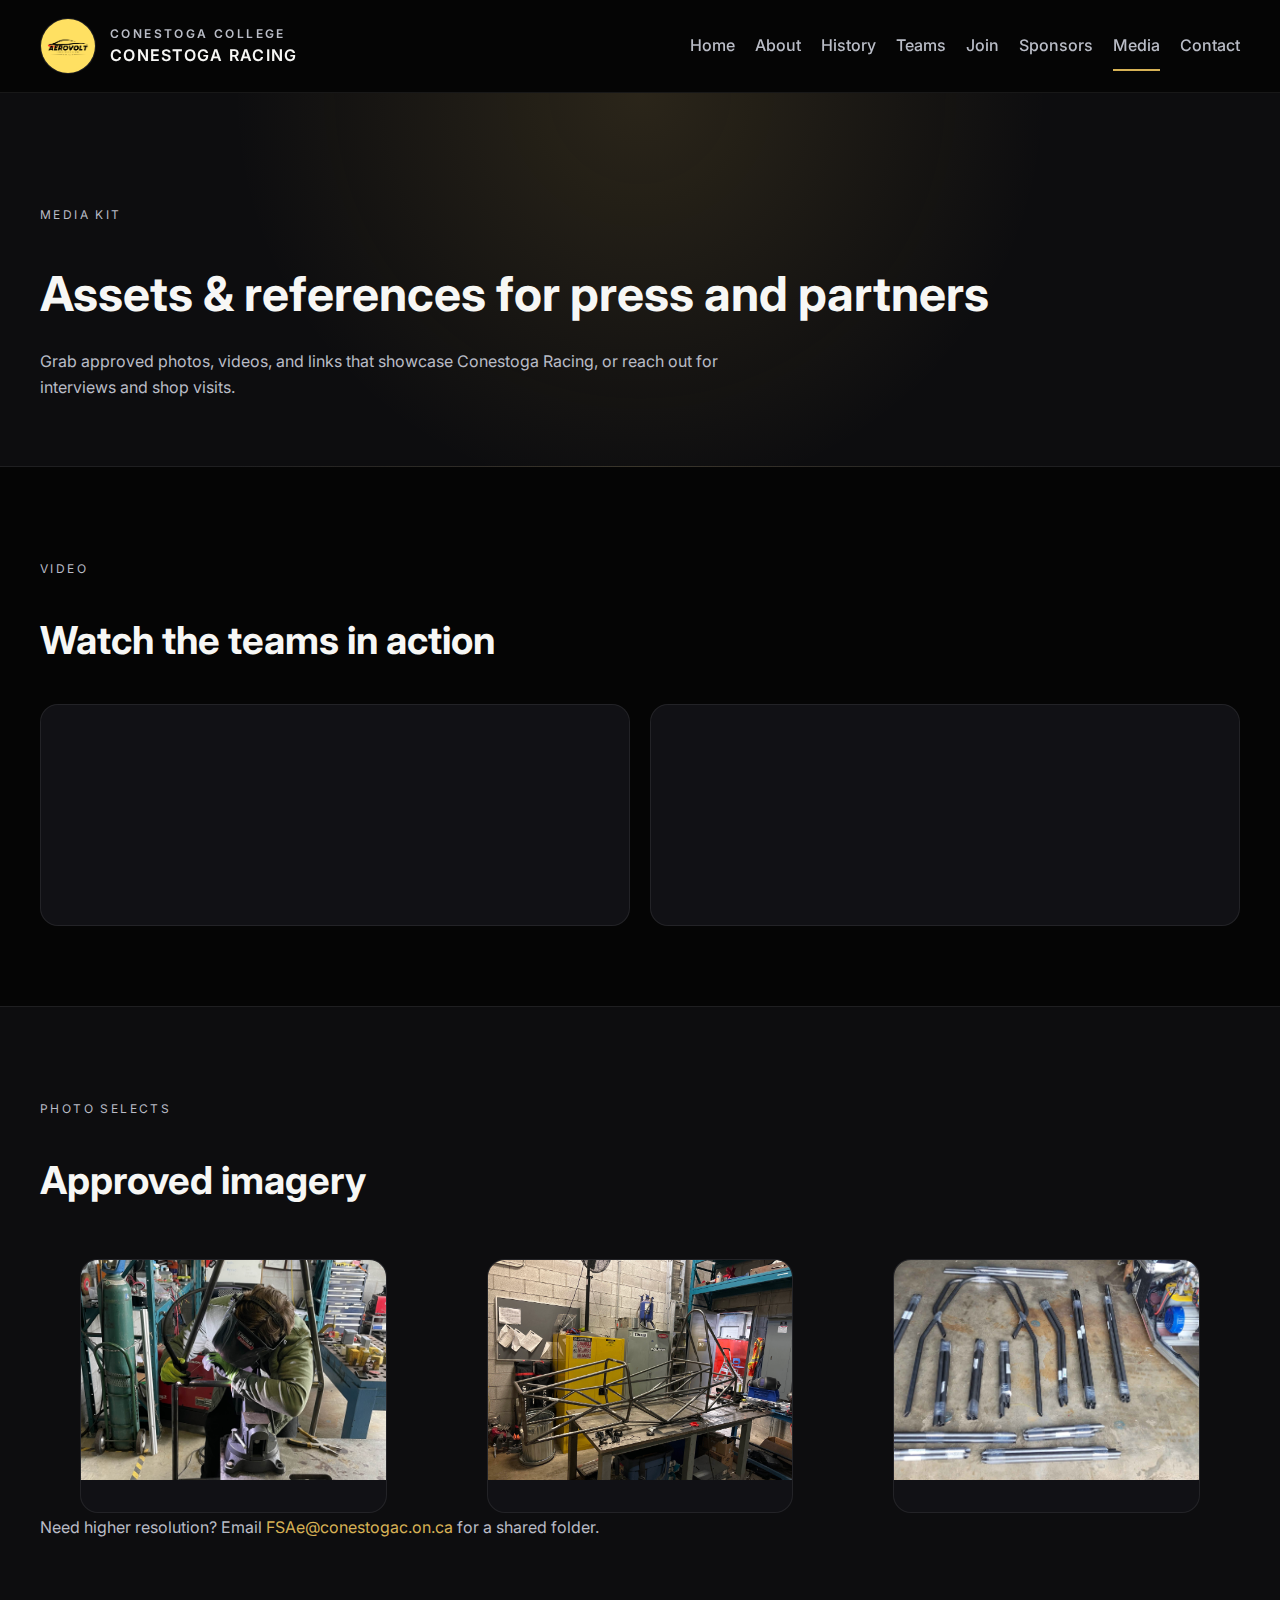
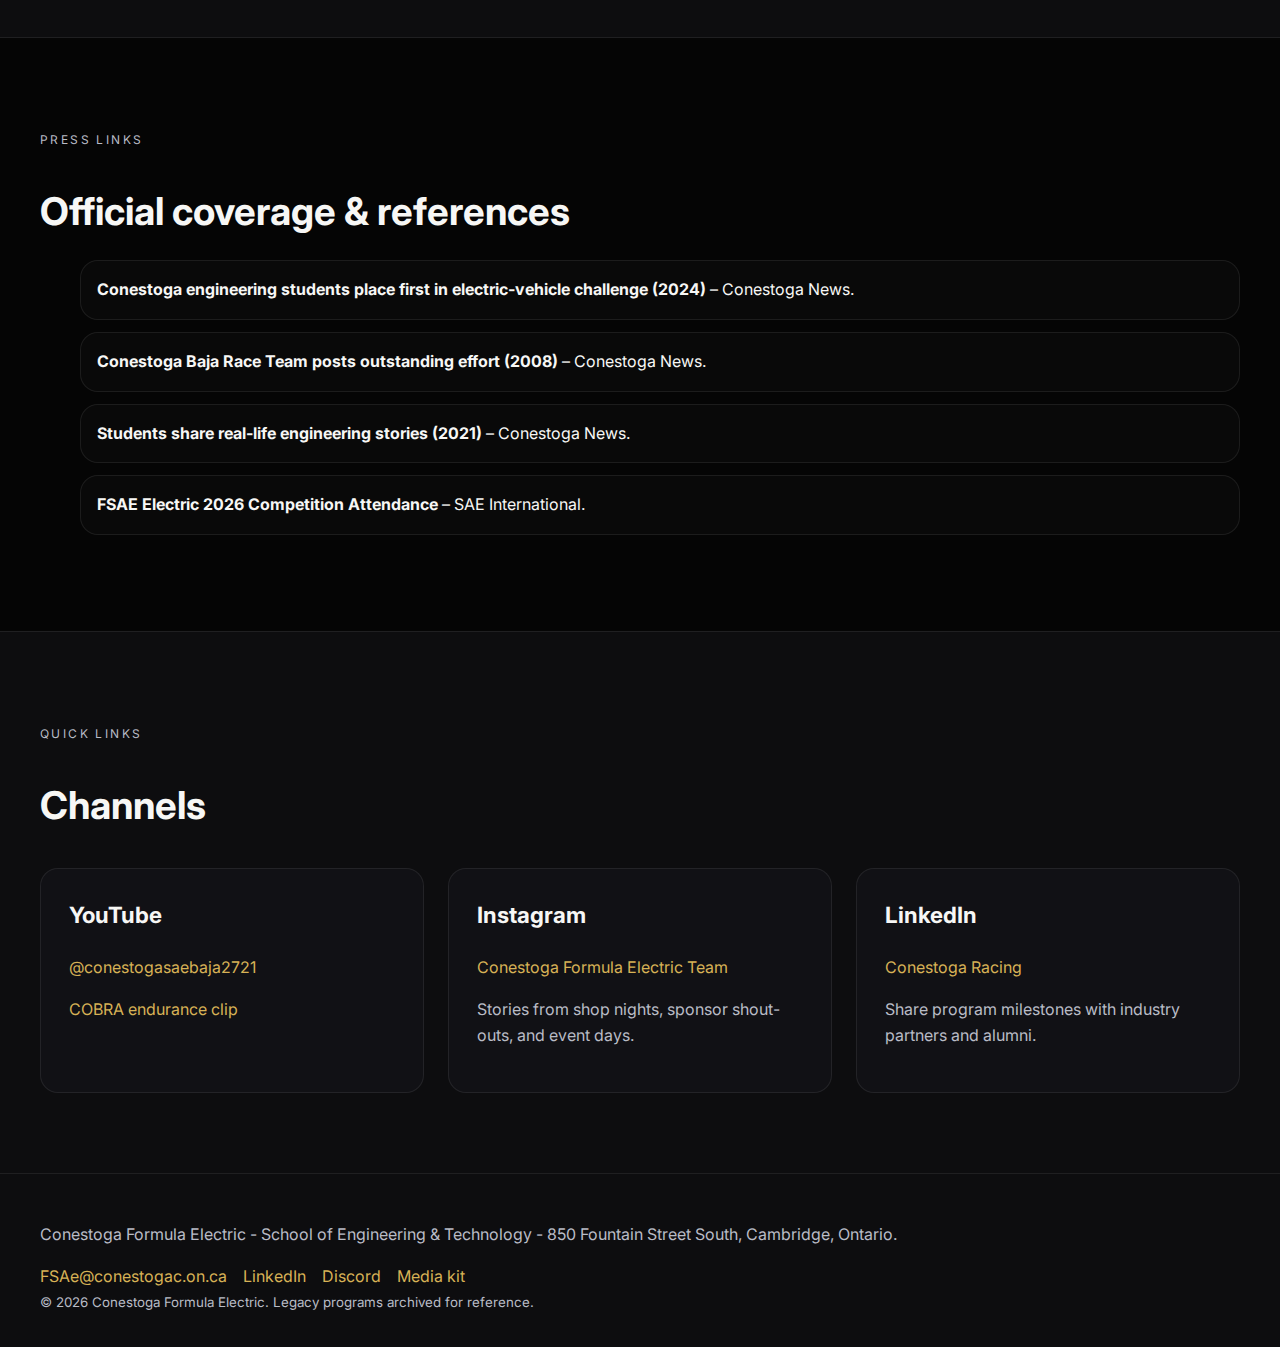
<file: media.html>
﻿<!DOCTYPE html>
<html lang="en">
<head>
    <meta charset="UTF-8">
    <meta name="viewport" content="width=device-width, initial-scale=1.0">
    <meta name="description" content="Press-friendly assets, videos, and news links for Conestoga Racing.">
    <title>Media | Conestoga Racing</title>
    <link rel="icon" type="image/png" href="assets/img/logo-1.png">
    <link rel="stylesheet" href="./style.css">
</head>
<body>
    <header class="site-header">
        <div class="container inner">
            <a class="brand-mark" href="index.html">
                <img src="assets/img/logo-1.png" alt="Conestoga Racing crest">
                <div>
                    <div class="eyebrow">Conestoga College</div>
                    <div>Conestoga Racing</div>
                </div>
            </a>
            <button class="nav-toggle" aria-expanded="false" aria-controls="site-nav">Menu</button>
            <nav class="site-nav" id="site-nav">
                <a href="index.html">Home</a>
                <a href="about.html">About</a>
                <a href="history.html">History</a>
                <a href="teams.html">Teams</a>
                <a href="join.html">Join</a>
                <a href="sponsors.html">Sponsors</a>
                <a href="media.html" class="active">Media</a>
                <a href="contact.html">Contact</a>
            </nav>
        </div>
    </header>

    <main>
        <section class="page-hero">
            <div class="container">
                <p class="eyebrow">Media kit</p>
                <h1>Assets & references for press and partners</h1>
                <p>Grab approved photos, videos, and links that showcase Conestoga Racing, or reach out for interviews and shop visits.</p>
            </div>
        </section>

        <section class="section">
            <div class="container">
                <p class="eyebrow">Video</p>
                <h2 class="section-title">Watch the teams in action</h2>
                <div class="media-grid" style="margin-top:32px;">
                    <div class="media-card">
                        <iframe src="https://www.youtube.com/embed/yJe4G-TEJq4" title="COBRA Baja highlight" frameborder="0" allow="accelerometer; autoplay; clipboard-write; encrypted-media; gyroscope; picture-in-picture" allowfullscreen></iframe>
                    </div>
                    <div class="media-card">
                        <iframe src="https://www.youtube.com/embed/uLyx2hxPlXc" title="Waterloo EV Challenge recap" frameborder="0" allow="accelerometer; autoplay; clipboard-write; encrypted-media; gyroscope; picture-in-picture" allowfullscreen></iframe>
                    </div>
                </div>
            </div>
        </section>

        <section class="section" style="background:var(--night); border-top:1px solid var(--border); border-bottom:1px solid var(--border);">
            <div class="container">
                <p class="eyebrow">Photo selects</p>
                <h2 class="section-title">Approved imagery</h2>
                <div class="media-grid" style="margin-top:32px;">
                    <figure class="media-card">
                        <img src="assets/img/hero-fsae.jpg" alt="CFE build session in the Conestoga shop">
                    </figure>
                    <figure class="media-card">
                        <img src="assets/img/garage.jpg" alt="Students posing with the Conestoga race car chassis">
                    </figure>
                    <figure class="media-card">
                        <img src="assets/img/shop.jpg" alt="Manufacturing work inside the Conestoga Racing garage">
                    </figure>
                </div>
                <p style="margin-top:18px; color:var(--muted);">Need higher resolution? Email <a href="mailto:FSAe@conestogac.on.ca">FSAe@conestogac.on.ca</a> for a shared folder.</p>
            </div>
        </section>

        <section class="section">
            <div class="container">
                <p class="eyebrow">Press links</p>
                <h2 class="section-title">Official coverage & references</h2>
                <ul class="highlight-list">
                    <li><strong>Conestoga engineering students place first in electric-vehicle challenge (2024)</strong> – Conestoga News.</li>
                    <li><strong>Conestoga Baja Race Team posts outstanding effort (2008)</strong> – Conestoga News.</li>
                    <li><strong>Students share real-life engineering stories (2021)</strong> – Conestoga News.</li>
                    <li><strong>FSAE Electric 2026 Competition Attendance</strong> – SAE International.</li>
                </ul>
            </div>
        </section>

        <section class="section" style="background:var(--night); border-top:1px solid var(--border);">
            <div class="container">
                <p class="eyebrow">Quick links</p>
                <h2 class="section-title">Channels</h2>
                <div class="grid cols-3" style="margin-top:32px;">
                    <article class="card">
                        <h3>YouTube</h3>
                        <p><a href="https://www.youtube.com/@conestogasaebaja2721" target="_blank" rel="noreferrer">@conestogasaebaja2721</a></p>
                        <p><a href="https://www.youtube.com/watch?v=yJe4G-TEJq4" target="_blank" rel="noreferrer">COBRA endurance clip</a></p>
                    </article>
                    <article class="card">
                        <h3>Instagram</h3>
                        <p><a href="https://www.linkedin.com/company/conestoga-formula-electric-team" target="_blank" rel="noreferrer">Conestoga Formula Electric Team</a></p>
                        <p>Stories from shop nights, sponsor shout-outs, and event days.</p>
                    </article>
                    <article class="card">
                        <h3>LinkedIn</h3>
                        <p><a href="https://www.linkedin.com/company/conestoga-racing" target="_blank" rel="noreferrer">Conestoga Racing</a></p>
                        <p>Share program milestones with industry partners and alumni.</p>
                    </article>
                </div>
            </div>
        </section>
    </main>

        <footer class="footer">
        <div class="container">
            <p>Conestoga Formula Electric - School of Engineering & Technology - 850 Fountain Street South, Cambridge, Ontario.</p>
            <div class="links">
                <a href="mailto:FSAe@conestogac.on.ca">FSAe@conestogac.on.ca</a>
                <a href="https://www.linkedin.com/company/conestoga-formula-electric-team" target="_blank" rel="noreferrer">LinkedIn</a>
                <a href="https://discord.gg/mWmHHPMWAS" target="_blank" rel="noreferrer">Discord</a>
                <a href="media.html">Media kit</a>
            </div>
            <small>&copy; <span data-year>2025</span> Conestoga Formula Electric. Legacy programs archived for reference.</small>
        </div>
    </footer>
    <script src="assets/js/main.js" defer></script>
</body>
</html>
</file>
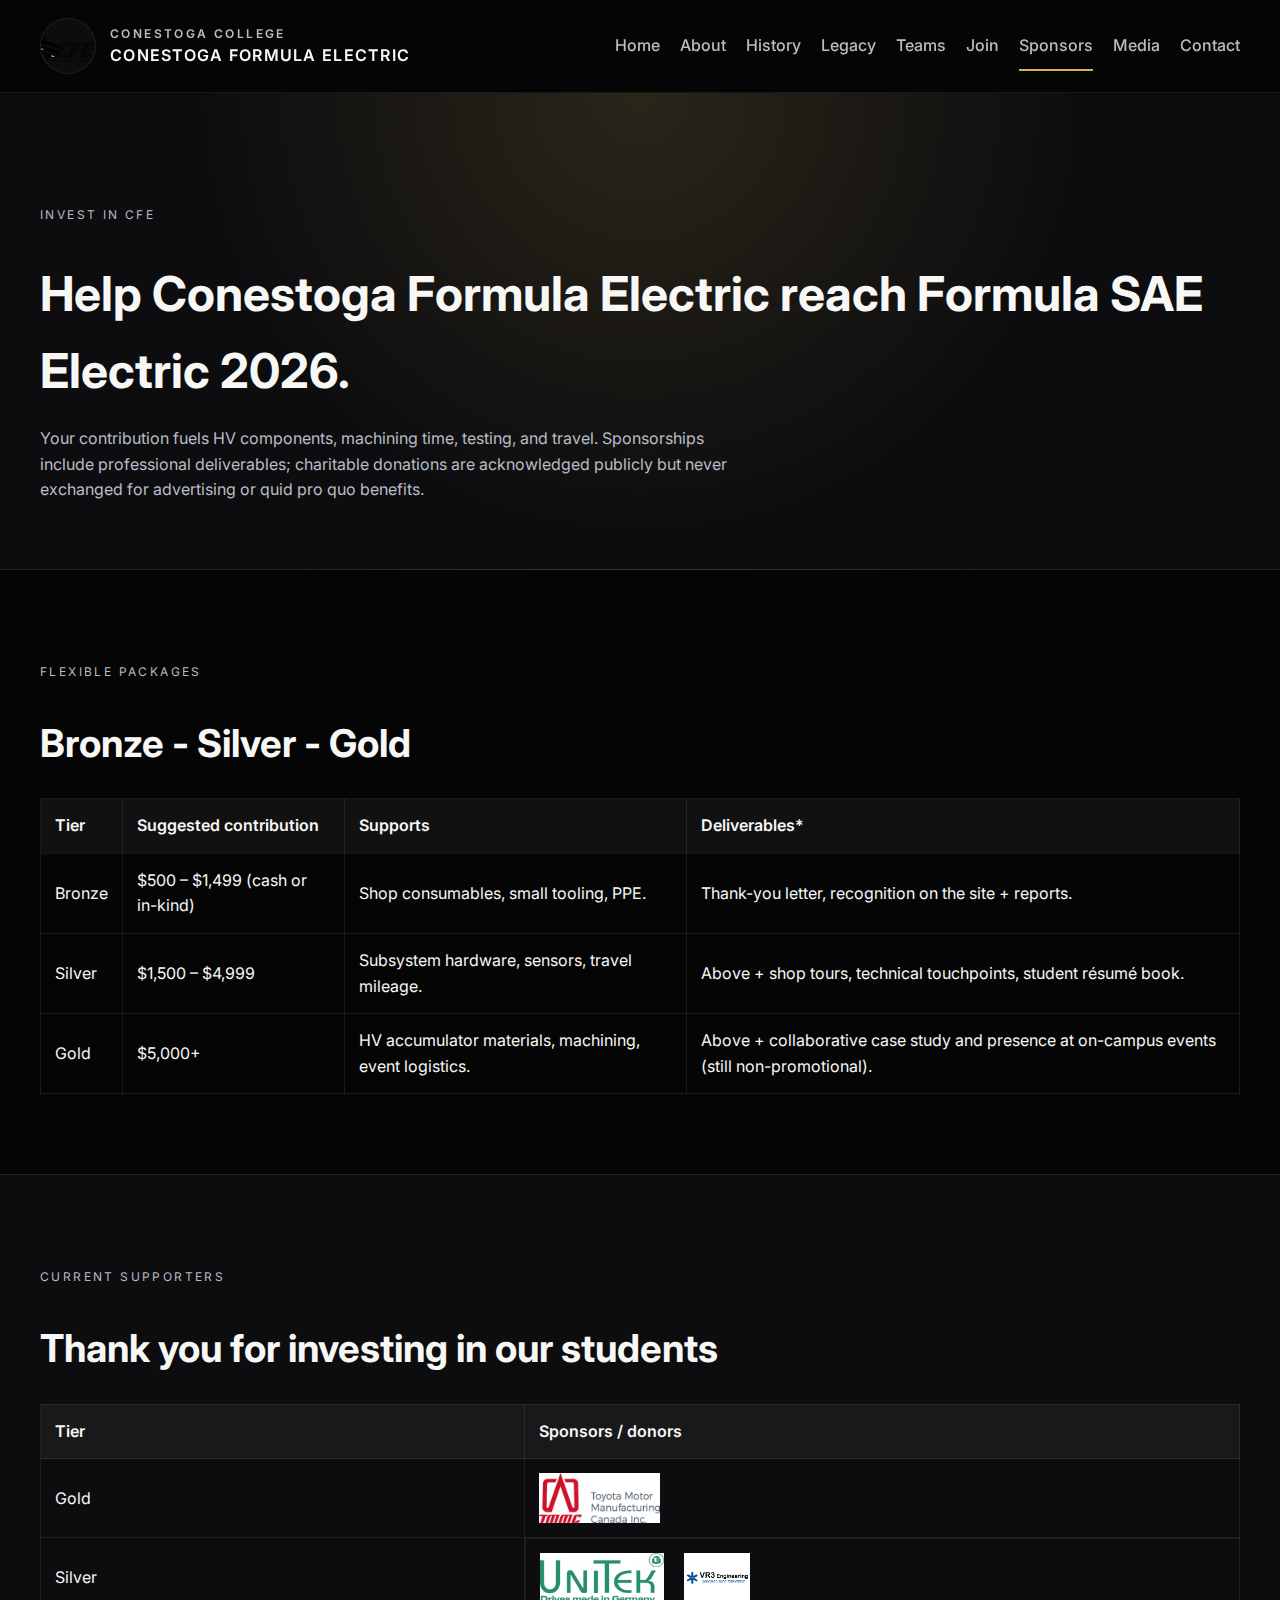
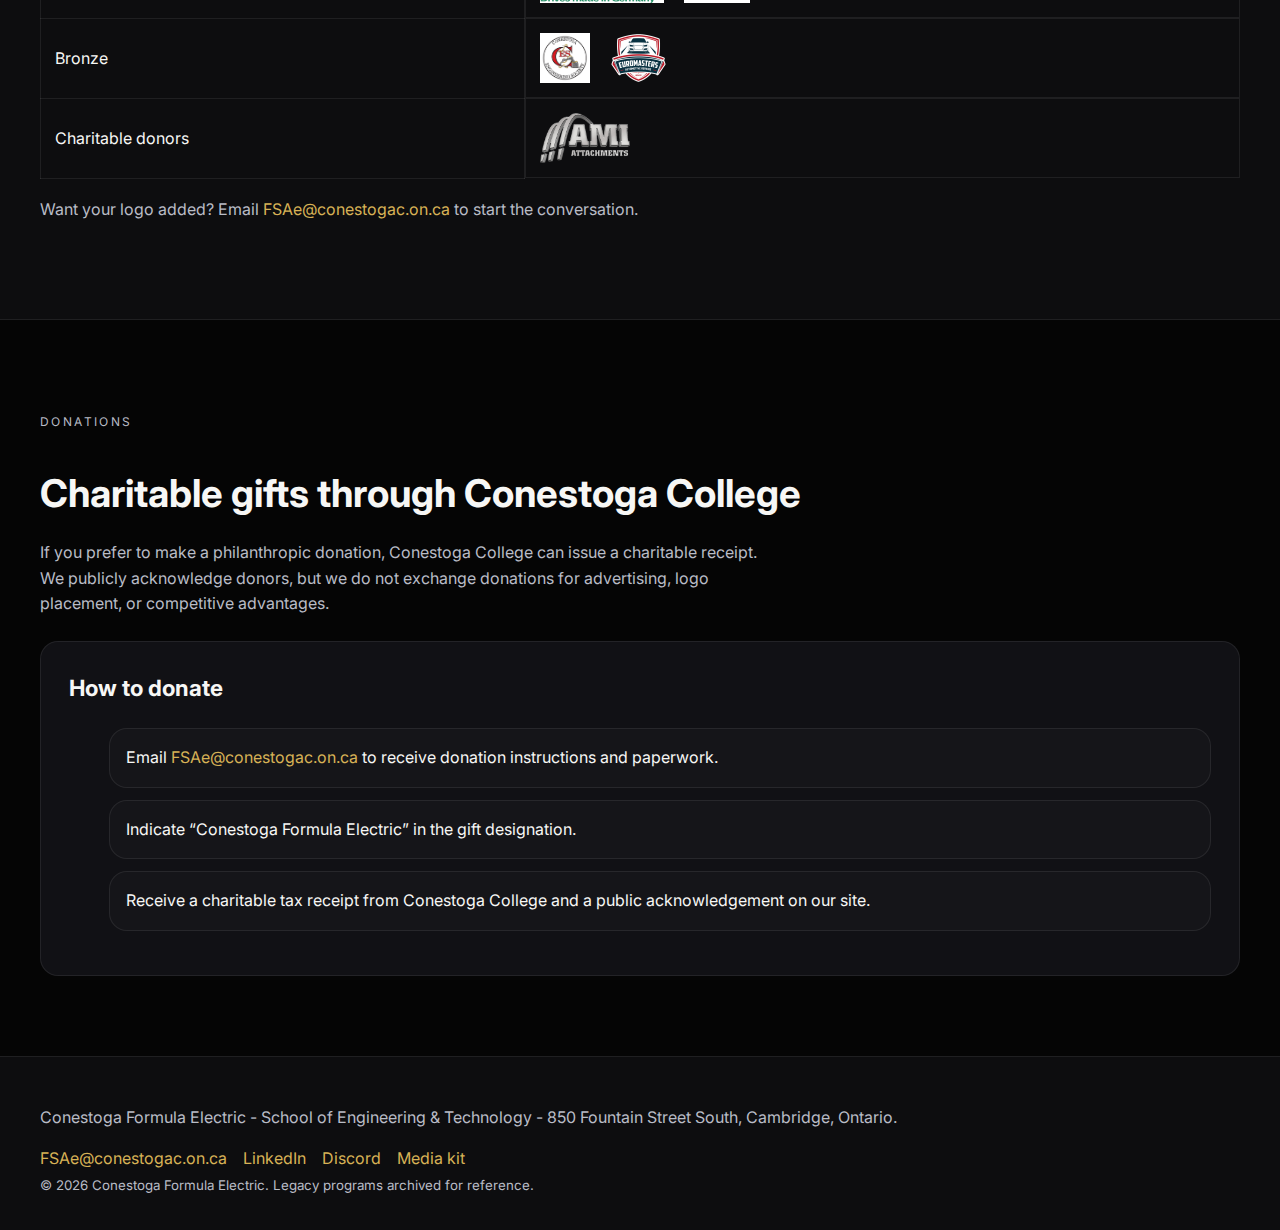
<file: sponsors.html>
﻿<!DOCTYPE html>
<html lang="en">
<head>
    <meta charset="UTF-8">
    <meta name="viewport" content="width=device-width, initial-scale=1.0">
    <meta name="description" content="Support Conestoga Formula Electric through Bronze/Silver/Gold sponsorships or charitable donations.">
    <title>Sponsors & Donors | Conestoga Formula Electric</title>
    <link rel="icon" type="image/png" href="assets/img/logo-2.png">
    <link rel="stylesheet" href="./style.css">
</head>
<body>
    <header class="site-header">
        <div class="container inner">
            <a class="brand-mark" href="index.html">
                <img src="assets/img/logo-2.png" alt="Conestoga Formula Electric mark">
                <div>
                    <div class="eyebrow">Conestoga College</div>
                    <div>Conestoga Formula Electric</div>
                </div>
            </a>
            <button class="nav-toggle" aria-expanded="false" aria-controls="site-nav">Menu</button>
            <nav class="site-nav" id="site-nav">
                <a href="index.html">Home</a>
                <a href="about.html">About</a>
                <a href="history.html">History</a>
                <a href="legacy.html">Legacy</a>
                <a href="teams.html">Teams</a>
                <a href="join.html">Join</a>
                <a href="sponsors.html" class="active">Sponsors</a>
                <a href="media.html">Media</a>
                <a href="contact.html">Contact</a>
            </nav>
        </div>
    </header>

    <main>
        <section class="page-hero">
            <div class="container">
                <p class="eyebrow">Invest in CFE</p>
                <h1>Help Conestoga Formula Electric reach Formula SAE Electric 2026.</h1>
                <p>Your contribution fuels HV components, machining time, testing, and travel. Sponsorships include professional deliverables; charitable donations are acknowledged publicly but never exchanged for advertising or quid pro quo benefits.</p>
            </div>
        </section>

        <section class="section">
            <div class="container">
                <p class="eyebrow">Flexible packages</p>
                <h2 class="section-title">Bronze - Silver - Gold</h2>
                <table class="table">
                    <thead>
                        <tr>
                            <th>Tier</th>
                            <th>Suggested contribution</th>
                            <th>Supports</th>
                            <th>Deliverables*</th>
                        </tr>
                    </thead>
                    <tbody>
                        <tr>
                            <td>Bronze</td>
                            <td>$500 – $1,499 (cash or in-kind)</td>
                            <td>Shop consumables, small tooling, PPE.</td>
                            <td>Thank-you letter, recognition on the site + reports.</td>
                        </tr>
                        <tr>
                            <td>Silver</td>
                            <td>$1,500 – $4,999</td>
                            <td>Subsystem hardware, sensors, travel mileage.</td>
                            <td>Above + shop tours, technical touchpoints, student résumé book.</td>
                        </tr>
                        <tr>
                            <td>Gold</td>
                            <td>$5,000+</td>
                            <td>HV accumulator materials, machining, event logistics.</td>
                            <td>Above + collaborative case study and presence at on-campus events (still non-promotional).</td>
                        </tr>
                    </tbody>
                </table>
               
            </div>
        </section>

        <section class="section" style="background:var(--night); border-top:1px solid var(--border); border-bottom:1px solid var(--border);">
            <div class="container">
                <p class="eyebrow">Current supporters</p>
                <h2 class="section-title">Thank you for investing in our students</h2>
                <table class="table">
                    <thead>
                        <tr>
                            <th>Tier</th>
                            <th>Sponsors / donors</th>
                        </tr>
                    </thead>
                    <tbody>
                        <tr>
                            <td>Gold</td>
                            <td>
                                <img src="assets/img/sponsors/gold-toyota.jpg" alt="Toyota" style="height:50px;">
                            </td>
                        </tr>
                        <tr>
                            <td>Silver</td>
                            <td style="display:flex; gap:20px; align-items:center; flex-wrap:wrap;">
                                <img src="assets/img/sponsors/silver-unitek.png" alt="Unitek Industrie Elektronik" style="height:50px;">
                                <img src="assets/img/sponsors/silver-vr3.png" alt="VR3 Engineering" style="height:50px;">
                            </td>
                        </tr>
                        <tr>
                            <td>Bronze</td>
                            <td style="display:flex; gap:20px; align-items:center; flex-wrap:wrap;">
                                <img src="assets/img/sponsors/bronze-ces.png" alt="Conestoga Engineering Society" style="height:50px;">
                                <img src="assets/img/sponsors/bronze-euromasters.png" alt="Euromasters" style="height:50px;">
                            </td>
                        </tr>
                        <tr>
                            <td>Charitable donors</td>
                            <td style="display:flex; gap:20px; align-items:center; flex-wrap:wrap;">
                                <img src="assets/img/sponsors/donation-ami.png" alt="AMI Attachments" style="height:50px;">
                            </td>
                        </tr>
                    </tbody>
                </table>
                <p style="margin-top:18px; color:var(--muted);">Want your logo added? Email <a href="mailto:FSAe@conestogac.on.ca">FSAe@conestogac.on.ca</a> to start the conversation.</p>
            </div>
        </section>

        <section class="section">
            <div class="container">
                <p class="eyebrow">Donations</p>
                <h2 class="section-title">Charitable gifts through Conestoga College</h2>
                <p class="section-lede">If you prefer to make a philanthropic donation, Conestoga College can issue a charitable receipt. We publicly acknowledge donors, but we do not exchange donations for advertising, logo placement, or competitive advantages.</p>
                <div class="card" style="margin-top:24px;">
                    <h3>How to donate</h3>
                    <ul class="highlight-list">
                        <li>Email <a href="mailto:FSAe@conestogac.on.ca">FSAe@conestogac.on.ca</a> to receive donation instructions and paperwork.</li>
                        <li>Indicate “Conestoga Formula Electric” in the gift designation.</li>
                        <li>Receive a charitable tax receipt from Conestoga College and a public acknowledgement on our site.</li>
                    </ul>
                </div>
            </div>
        </section>
    </main>

        <footer class="footer">
        <div class="container">
            <p>Conestoga Formula Electric - School of Engineering & Technology - 850 Fountain Street South, Cambridge, Ontario.</p>
            <div class="links">
                <a href="mailto:FSAe@conestogac.on.ca">FSAe@conestogac.on.ca</a>
                <a href="https://www.linkedin.com/company/conestoga-formula-electric-team" target="_blank" rel="noreferrer">LinkedIn</a>
                <a href="https://discord.gg/mWmHHPMWAS" target="_blank" rel="noreferrer">Discord</a>
                <a href="media.html">Media kit</a>
            </div>
            <small>&copy; <span data-year>2025</span> Conestoga Formula Electric. Legacy programs archived for reference.</small>
        </div>
    </footer>
    <script src="assets/js/main.js" defer></script>
</body>
</html>
</file>
<file: assets/css/style.css>
﻿@import url("https://fonts.googleapis.com/css2?family=Inter:wght@400;500;600;700&display=swap");

:root {
  --black: #050505;
  --night: #0d0d0f;
  --charcoal: #17171c;
  --graphite: #212129;
  --gray: #8d8f99;
  --muted: #b9bcc6;
  --light: #f7f7f5;
  --soft: #dcdcdc;
  --gold: #d7b256;
  --gold-dark: #a98532;
  --card: #111115;
  --border: rgba(255, 255, 255, 0.08);
  --max-width: 1200px;
  --radius: 18px;
  --shadow: 0 18px 40px rgba(0, 0, 0, 0.45);
  --font: 'Inter', 'Segoe UI', system-ui, -apple-system, sans-serif;
}

*, *::before, *::after {
  box-sizing: border-box;
}

body {
  margin: 0;
  font-family: var(--font);
  background: var(--black);
  color: var(--light);
  line-height: 1.6;
}

img {
  max-width: 100%;
  height: auto;
  display: block;
}

a {
  color: var(--gold);
  text-decoration: none;
  transition: color 0.2s ease;
}

a:hover {
  color: var(--light);
}

.container {
  width: min(100% - 32px, var(--max-width));
  margin-inline: auto;
}

.site-header {
  position: sticky;
  top: 0;
  z-index: 10;
  background: rgba(5, 5, 5, 0.9);
  backdrop-filter: blur(16px);
  border-bottom: 1px solid var(--border);
}

.site-header .inner {
  display: flex;
  align-items: center;
  justify-content: space-between;
  gap: 24px;
  padding: 18px 0;
}

.brand-mark {
  display: flex;
  align-items: center;
  gap: 14px;
  font-weight: 600;
  letter-spacing: 0.08em;
  text-transform: uppercase;
  color: var(--light);
}

.brand-mark img {
  width: 56px;
  height: 56px;
  border-radius: 50%;
  border: 1px solid var(--border);
  background: var(--night);
  object-fit: cover;
}

.nav-toggle {
  display: none;
  background: none;
  border: none;
  color: var(--light);
  font-size: 1.1rem;
}

.site-nav {
  display: flex;
  gap: 20px;
  align-items: center;
}

.site-nav a {
  font-weight: 500;
  color: var(--muted);
  padding: 6px 0;
  position: relative;
}

.site-nav a::after {
  content: '';
  position: absolute;
  left: 0;
  bottom: -6px;
  width: 100%;
  height: 2px;
  background: var(--gold);
  transform: scaleX(0);
  transform-origin: center;
  transition: transform 0.2s ease;
}

.site-nav a:hover::after,
.site-nav a.active::after {
  transform: scaleX(1);
}

.hero {
  position: relative;
  overflow: hidden;
  border-bottom: 1px solid var(--border);
}

.hero::before {
  content: '';
  position: absolute;
  inset: 0;
  background: linear-gradient(120deg, rgba(5,5,5,0.85), rgba(5,5,5,0.4));
  z-index: 1;
}

.hero img {
  width: 100%;
  height: 520px;
  object-fit: cover;
  filter: saturate(80%);
}

.hero-content {
  position: absolute;
  inset: 0;
  z-index: 2;
  display: flex;
  align-items: center;
  justify-content: center;
  text-align: left;
}

.page-hero {
  padding: 100px 0 50px;
  background: radial-gradient(circle at top, rgba(215, 178, 86, 0.15), transparent 55%), var(--night);
  border-bottom: 1px solid var(--border);
}

.page-hero h1 {
  font-size: clamp(2.2rem, 4vw, 3rem);
  margin-bottom: 12px;
}

.page-hero p {
  max-width: 720px;
  color: var(--muted);
}

.hero-card {
  background: rgba(8, 8, 8, 0.8);
  padding: 32px;
  border-radius: var(--radius);
  border: 1px solid var(--border);
  max-width: 640px;
  box-shadow: var(--shadow);
}

.eyebrow {
  text-transform: uppercase;
  letter-spacing: 0.2em;
  font-size: 0.75rem;
  color: var(--muted);
}

.hero h1 {
  font-size: clamp(2.5rem, 4vw, 3.5rem);
  margin: 12px 0;
  line-height: 1.1;
}

.hero p {
  margin-bottom: 24px;
  color: var(--muted);
}

.cta-group {
  display: flex;
  flex-wrap: wrap;
  gap: 12px;
}

.btn {
  display: inline-flex;
  align-items: center;
  justify-content: center;
  gap: 8px;
  padding: 12px 22px;
  border-radius: 999px;
  font-weight: 600;
  text-transform: uppercase;
  letter-spacing: 0.08em;
  border: 1px solid transparent;
  transition: transform 0.2s ease, background 0.2s ease;
}

.btn:hover {
  transform: translateY(-2px);
}

.btn.gold {
  background: linear-gradient(135deg, var(--gold), var(--gold-dark));
  color: var(--black);
}

.btn.ghost {
  border-color: var(--border);
  color: var(--light);
}

.section {
  padding: 80px 0;
}

.section-title {
  font-size: clamp(2rem, 3vw, 2.6rem);
  margin-bottom: 14px;
}

.section-lede {
  color: var(--muted);
  max-width: 720px;
}

.grid {
  display: grid;
  gap: 24px;
}

.grid.cols-3 {
  grid-template-columns: repeat(auto-fit, minmax(240px, 1fr));
}

.grid.cols-2 {
  grid-template-columns: repeat(auto-fit, minmax(320px, 1fr));
}

.card {
  background: var(--card);
  border-radius: var(--radius);
  padding: 28px;
  border: 1px solid var(--border);
  height: 100%;
}

.card.accent {
  border-color: rgba(215, 178, 86, 0.5);
  background: linear-gradient(135deg, rgba(215, 178, 86, 0.12), rgba(5,5,5,0.9));
}

.card h3 {
  margin-top: 0;
  font-size: 1.4rem;
}

.card p {
  color: var(--muted);
}

.badge {
  display: inline-flex;
  padding: 4px 12px;
  border-radius: 999px;
  background: rgba(215, 178, 86, 0.15);
  color: var(--gold);
  font-size: 0.8rem;
  text-transform: uppercase;
  letter-spacing: 0.08em;
}

.timeline {
  border-left: 2px solid var(--border);
  margin-top: 32px;
}

.timeline-item {
  padding-left: 24px;
  position: relative;
  margin-bottom: 32px;
}

.timeline-item::before {
  content: '';
  position: absolute;
  left: -9px;
  top: 4px;
  width: 14px;
  height: 14px;
  border-radius: 50%;
  background: var(--gold);
  box-shadow: 0 0 0 4px rgba(215, 178, 86, 0.15);
}

.timeline-item h4 {
  margin: 0;
}

.stats {
  display: grid;
  grid-template-columns: repeat(auto-fit, minmax(180px, 1fr));
  gap: 18px;
  margin-top: 32px;
}

.stat {
  background: var(--graphite);
  padding: 24px;
  border-radius: var(--radius);
  border: 1px solid var(--border);
  text-align: center;
}

.stat span {
  display: block;
  font-size: 2rem;
  font-weight: 700;
}

.logo-wall {
  display: flex;
  flex-wrap: wrap;
  gap: 24px;
  align-items: center;
  margin-top: 32px;
}

.logo-wall img {
  height: 56px;
  filter: grayscale(1);
  opacity: 0.8;
}

.media-grid {
  display: grid;
  grid-template-columns: repeat(auto-fit, minmax(280px, 1fr));
  gap: 20px;
}

.media-card {
  overflow: hidden;
  border-radius: var(--radius);
  border: 1px solid var(--border);
  background: var(--card);
  display: flex;
  flex-direction: column;
  min-height: 100%;
}

.media-card iframe,
.media-card img {
  width: 100%;
  height: 220px;
  object-fit: cover;
  border: 0;
}

.media-card figcaption,
.media-card .media-caption {
  padding: 18px;
  color: var(--muted);
  font-size: 0.95rem;
  border-top: 1px solid var(--border);
}

.contact-grid {
  display: grid;
  grid-template-columns: repeat(auto-fit, minmax(260px, 1fr));
  gap: 24px;
}

.footer {
  border-top: 1px solid var(--border);
  padding: 32px 0;
  background: var(--night);
  color: var(--muted);
}

.footer .links {
  display: flex;
  flex-wrap: wrap;
  gap: 16px;
  margin-top: 12px;
}

.list-inline {
  display: flex;
  gap: 8px;
  flex-wrap: wrap;
  padding: 0;
  list-style: none;
  margin: 16px 0 0;
}

.list-inline li {
  background: rgba(255,255,255,0.05);
  padding: 6px 14px;
  border-radius: 999px;
}

.table {
  width: 100%;
  border-collapse: collapse;
  margin-top: 24px;
}

.table th,
.table td {
  border: 1px solid var(--border);
  padding: 14px;
  text-align: left;
}

.table th {
  background: rgba(255,255,255,0.05);
  font-weight: 600;
}

.highlight-list {
  display: grid;
  gap: 12px;
  margin-top: 18px;
}

.highlight-list li {
  list-style: none;
  padding: 16px;
  border: 1px solid var(--border);
  border-radius: var(--radius);
  background: rgba(255,255,255,0.02);
}

.tag-list {
  display: flex;
  flex-wrap: wrap;
  gap: 10px;
  padding: 0;
  list-style: none;
}

.tag-list li {
  background: rgba(255,255,255,0.08);
  padding: 6px 14px;
  border-radius: 999px;
  color: var(--soft);
}

.team-grid {
  display: grid;
  grid-template-columns: repeat(auto-fit, minmax(260px, 1fr));
  gap: 24px;
  margin-top: 32px;
}

.team-card {
  background: var(--card);
  border-radius: var(--radius);
  border: 1px solid var(--border);
  text-align: center;
  padding: 28px;
  height: 100%;
  display: flex;
  flex-direction: column;
  gap: 10px;
}

.team-card img {
  width: 130px;
  height: 130px;
  border-radius: 50%;
  object-fit: cover;
  border: 2px solid var(--border);
  margin: 0 auto 8px;
}

.team-card h3 {
  margin: 8px 0 4px;
}

.team-role {
  font-size: 0.8rem;
  text-transform: uppercase;
  letter-spacing: 0.18em;
  color: var(--gold);
}

.team-card p {
  color: var(--muted);
  font-size: 0.95rem;
}

.team-pillars {
  display: grid;
  grid-template-columns: repeat(auto-fit, minmax(220px, 1fr));
  gap: 20px;
  margin-top: 32px;
}

.team-pillar {
  border: 1px solid var(--border);
  border-radius: var(--radius);
  padding: 22px;
  background: rgba(215, 178, 86, 0.08);
}

.team-pillar h3 {
  margin-top: 0;
}

@media (max-width: 900px) {
  .site-header .inner {
    flex-wrap: wrap;
  }
  .nav-toggle {
    display: block;
  }
  .site-nav {
    flex-direction: column;
    width: 100%;
    display: none;
    padding-bottom: 16px;
  }
  .site-nav.open {
    display: flex;
  }
  .hero img {
    height: 420px;
  }
  .cta-group {
    width: 100%;
  }
}

@media (max-width: 600px) {
  .hero-card {
    padding: 22px;
  }
  .section {
    padding: 60px 0;
  }
}

@media (prefers-reduced-motion: reduce) {
  * {
    transition: none !important;
  }
}
</file>
<file: style.css>
﻿@import url("https://fonts.googleapis.com/css2?family=Inter:wght@400;500;600;700&display=swap");

:root {
  --black: #050505;
  --night: #0d0d0f;
  --charcoal: #17171c;
  --graphite: #212129;
  --gray: #8d8f99;
  --muted: #b9bcc6;
  --light: #f7f7f5;
  --soft: #dcdcdc;
  --gold: #d7b256;
  --gold-dark: #a98532;
  --card: #111115;
  --border: rgba(255, 255, 255, 0.08);
  --max-width: 1200px;
  --radius: 18px;
  --shadow: 0 18px 40px rgba(0, 0, 0, 0.45);
  --font: 'Inter', 'Segoe UI', system-ui, -apple-system, sans-serif;
}

*, *::before, *::after {
  box-sizing: border-box;
}

body {
  margin: 0;
  font-family: var(--font);
  background: var(--black);
  color: var(--light);
  line-height: 1.6;
}

img {
  max-width: 100%;
  height: auto;
  display: block;
}

a {
  color: var(--gold);
  text-decoration: none;
  transition: color 0.2s ease;
}

a:hover {
  color: var(--light);
}

.container {
  width: min(100% - 32px, var(--max-width));
  margin-inline: auto;
}

.site-header {
  position: sticky;
  top: 0;
  z-index: 10;
  background: rgba(5, 5, 5, 0.9);
  backdrop-filter: blur(16px);
  border-bottom: 1px solid var(--border);
}

.site-header .inner {
  display: flex;
  align-items: center;
  justify-content: space-between;
  gap: 24px;
  padding: 18px 0;
}

.brand-mark {
  display: flex;
  align-items: center;
  gap: 14px;
  font-weight: 600;
  letter-spacing: 0.08em;
  text-transform: uppercase;
  color: var(--light);
}

.brand-mark img {
  width: 56px;
  height: 56px;
  border-radius: 50%;
  border: 1px solid var(--border);
  background: var(--night);
  object-fit: cover;
}

.nav-toggle {
  display: none;
  background: none;
  border: none;
  color: var(--light);
  font-size: 1.1rem;
}

.site-nav {
  display: flex;
  gap: 20px;
  align-items: center;
}

.site-nav a {
  font-weight: 500;
  color: var(--muted);
  padding: 6px 0;
  position: relative;
}

.site-nav a::after {
  content: '';
  position: absolute;
  left: 0;
  bottom: -6px;
  width: 100%;
  height: 2px;
  background: var(--gold);
  transform: scaleX(0);
  transform-origin: center;
  transition: transform 0.2s ease;
}

.site-nav a:hover::after,
.site-nav a.active::after {
  transform: scaleX(1);
}

.hero {
  position: relative;
  overflow: hidden;
  border-bottom: 1px solid var(--border);
}

.hero::before {
  content: '';
  position: absolute;
  inset: 0;
  background: linear-gradient(120deg, rgba(5,5,5,0.85), rgba(5,5,5,0.4));
  z-index: 1;
}

.hero img {
  width: 100%;
  height: 520px;
  object-fit: cover;
  filter: saturate(80%);
}

.hero-content {
  position: absolute;
  inset: 0;
  z-index: 2;
  display: flex;
  align-items: center;
  justify-content: center;
  text-align: left;
}

.page-hero {
  padding: 100px 0 50px;
  background: radial-gradient(circle at top, rgba(215, 178, 86, 0.15), transparent 55%), var(--night);
  border-bottom: 1px solid var(--border);
}

.page-hero h1 {
  font-size: clamp(2.2rem, 4vw, 3rem);
  margin-bottom: 12px;
}

.page-hero p {
  max-width: 720px;
  color: var(--muted);
}

.hero-card {
  background: rgba(8, 8, 8, 0.8);
  padding: 32px;
  border-radius: var(--radius);
  border: 1px solid var(--border);
  max-width: 640px;
  box-shadow: var(--shadow);
}

.eyebrow {
  text-transform: uppercase;
  letter-spacing: 0.2em;
  font-size: 0.75rem;
  color: var(--muted);
}

.hero h1 {
  font-size: clamp(2.5rem, 4vw, 3.5rem);
  margin: 12px 0;
  line-height: 1.1;
}

.hero p {
  margin-bottom: 24px;
  color: var(--muted);
}

.cta-group {
  display: flex;
  flex-wrap: wrap;
  gap: 12px;
}

.btn {
  display: inline-flex;
  align-items: center;
  justify-content: center;
  gap: 8px;
  padding: 12px 22px;
  border-radius: 999px;
  font-weight: 600;
  text-transform: uppercase;
  letter-spacing: 0.08em;
  border: 1px solid transparent;
  transition: transform 0.2s ease, background 0.2s ease;
}

.btn:hover {
  transform: translateY(-2px);
}

.btn.gold {
  background: linear-gradient(135deg, var(--gold), var(--gold-dark));
  color: var(--black);
}

.btn.ghost {
  border-color: var(--border);
  color: var(--light);
}

.section {
  padding: 80px 0;
}

.section-title {
  font-size: clamp(2rem, 3vw, 2.6rem);
  margin-bottom: 14px;
}

.section-lede {
  color: var(--muted);
  max-width: 720px;
}

.grid {
  display: grid;
  gap: 24px;
}

.grid.cols-3 {
  grid-template-columns: repeat(auto-fit, minmax(240px, 1fr));
}

.grid.cols-2 {
  grid-template-columns: repeat(auto-fit, minmax(320px, 1fr));
}

.card {
  background: var(--card);
  border-radius: var(--radius);
  padding: 28px;
  border: 1px solid var(--border);
  height: 100%;
}

.card.accent {
  border-color: rgba(215, 178, 86, 0.5);
  background: linear-gradient(135deg, rgba(215, 178, 86, 0.12), rgba(5,5,5,0.9));
}

.card h3 {
  margin-top: 0;
  font-size: 1.4rem;
}

.card p {
  color: var(--muted);
}

.badge {
  display: inline-flex;
  padding: 4px 12px;
  border-radius: 999px;
  background: rgba(215, 178, 86, 0.15);
  color: var(--gold);
  font-size: 0.8rem;
  text-transform: uppercase;
  letter-spacing: 0.08em;
}

.timeline {
  border-left: 2px solid var(--border);
  margin-top: 32px;
}

.timeline-item {
  padding-left: 24px;
  position: relative;
  margin-bottom: 32px;
}

.timeline-item::before {
  content: '';
  position: absolute;
  left: -9px;
  top: 4px;
  width: 14px;
  height: 14px;
  border-radius: 50%;
  background: var(--gold);
  box-shadow: 0 0 0 4px rgba(215, 178, 86, 0.15);
}

.timeline-item h4 {
  margin: 0;
}

.stats {
  display: grid;
  grid-template-columns: repeat(auto-fit, minmax(180px, 1fr));
  gap: 18px;
  margin-top: 32px;
}

.stat {
  background: var(--graphite);
  padding: 24px;
  border-radius: var(--radius);
  border: 1px solid var(--border);
  text-align: center;
}

.stat span {
  display: block;
  font-size: 2rem;
  font-weight: 700;
}

.logo-wall {
  display: flex;
  flex-wrap: wrap;
  gap: 24px;
  align-items: center;
  margin-top: 32px;
}

.logo-wall img {
  height: 56px;
  filter: grayscale(1);
  opacity: 0.8;
}

.media-grid {
  display: grid;
  grid-template-columns: repeat(auto-fit, minmax(280px, 1fr));
  gap: 20px;
}

.media-card {
  overflow: hidden;
  border-radius: var(--radius);
  border: 1px solid var(--border);
  background: var(--card);
  display: flex;
  flex-direction: column;
  min-height: 100%;
}

.media-card iframe,
.media-card img {
  width: 100%;
  height: 220px;
  object-fit: cover;
  border: 0;
}

.media-card figcaption,
.media-card .media-caption {
  padding: 18px;
  color: var(--muted);
  font-size: 0.95rem;
  border-top: 1px solid var(--border);
}

.contact-grid {
  display: grid;
  grid-template-columns: repeat(auto-fit, minmax(260px, 1fr));
  gap: 24px;
}

.footer {
  border-top: 1px solid var(--border);
  padding: 32px 0;
  background: var(--night);
  color: var(--muted);
}

.footer .links {
  display: flex;
  flex-wrap: wrap;
  gap: 16px;
  margin-top: 12px;
}

.list-inline {
  display: flex;
  gap: 8px;
  flex-wrap: wrap;
  padding: 0;
  list-style: none;
  margin: 16px 0 0;
}

.list-inline li {
  background: rgba(255,255,255,0.05);
  padding: 6px 14px;
  border-radius: 999px;
}

.table {
  width: 100%;
  border-collapse: collapse;
  margin-top: 24px;
}

.table th,
.table td {
  border: 1px solid var(--border);
  padding: 14px;
  text-align: left;
}

.table th {
  background: rgba(255,255,255,0.05);
  font-weight: 600;
}

.highlight-list {
  display: grid;
  gap: 12px;
  margin-top: 18px;
}

.highlight-list li {
  list-style: none;
  padding: 16px;
  border: 1px solid var(--border);
  border-radius: var(--radius);
  background: rgba(255,255,255,0.02);
}

.tag-list {
  display: flex;
  flex-wrap: wrap;
  gap: 10px;
  padding: 0;
  list-style: none;
}

.tag-list li {
  background: rgba(255,255,255,0.08);
  padding: 6px 14px;
  border-radius: 999px;
  color: var(--soft);
}

.team-grid {
  display: grid;
  grid-template-columns: repeat(auto-fit, minmax(260px, 1fr));
  gap: 24px;
  margin-top: 32px;
}

.team-card {
  background: var(--card);
  border-radius: var(--radius);
  border: 1px solid var(--border);
  text-align: center;
  padding: 28px;
  height: 100%;
  display: flex;
  flex-direction: column;
  gap: 10px;
}

.team-card img {
  width: 130px;
  height: 130px;
  border-radius: 50%;
  object-fit: cover;
  border: 2px solid var(--border);
  margin: 0 auto 8px;
}

.team-card h3 {
  margin: 8px 0 4px;
}

.team-role {
  font-size: 0.8rem;
  text-transform: uppercase;
  letter-spacing: 0.18em;
  color: var(--gold);
}

.team-card p {
  color: var(--muted);
  font-size: 0.95rem;
}

.team-pillars {
  display: grid;
  grid-template-columns: repeat(auto-fit, minmax(220px, 1fr));
  gap: 20px;
  margin-top: 32px;
}

.team-pillar {
  border: 1px solid var(--border);
  border-radius: var(--radius);
  padding: 22px;
  background: rgba(215, 178, 86, 0.08);
}

.team-pillar h3 {
  margin-top: 0;
}

@media (max-width: 900px) {
  .site-header .inner {
    flex-wrap: wrap;
  }
  .nav-toggle {
    display: block;
  }
  .site-nav {
    flex-direction: column;
    width: 100%;
    display: none;
    padding-bottom: 16px;
  }
  .site-nav.open {
    display: flex;
  }
  .hero img {
    height: 420px;
  }
  .cta-group {
    width: 100%;
  }
}

@media (max-width: 600px) {
  .hero-card {
    padding: 22px;
  }
  .section {
    padding: 60px 0;
  }
}

@media (prefers-reduced-motion: reduce) {
  * {
    transition: none !important;
  }
}
</file>
